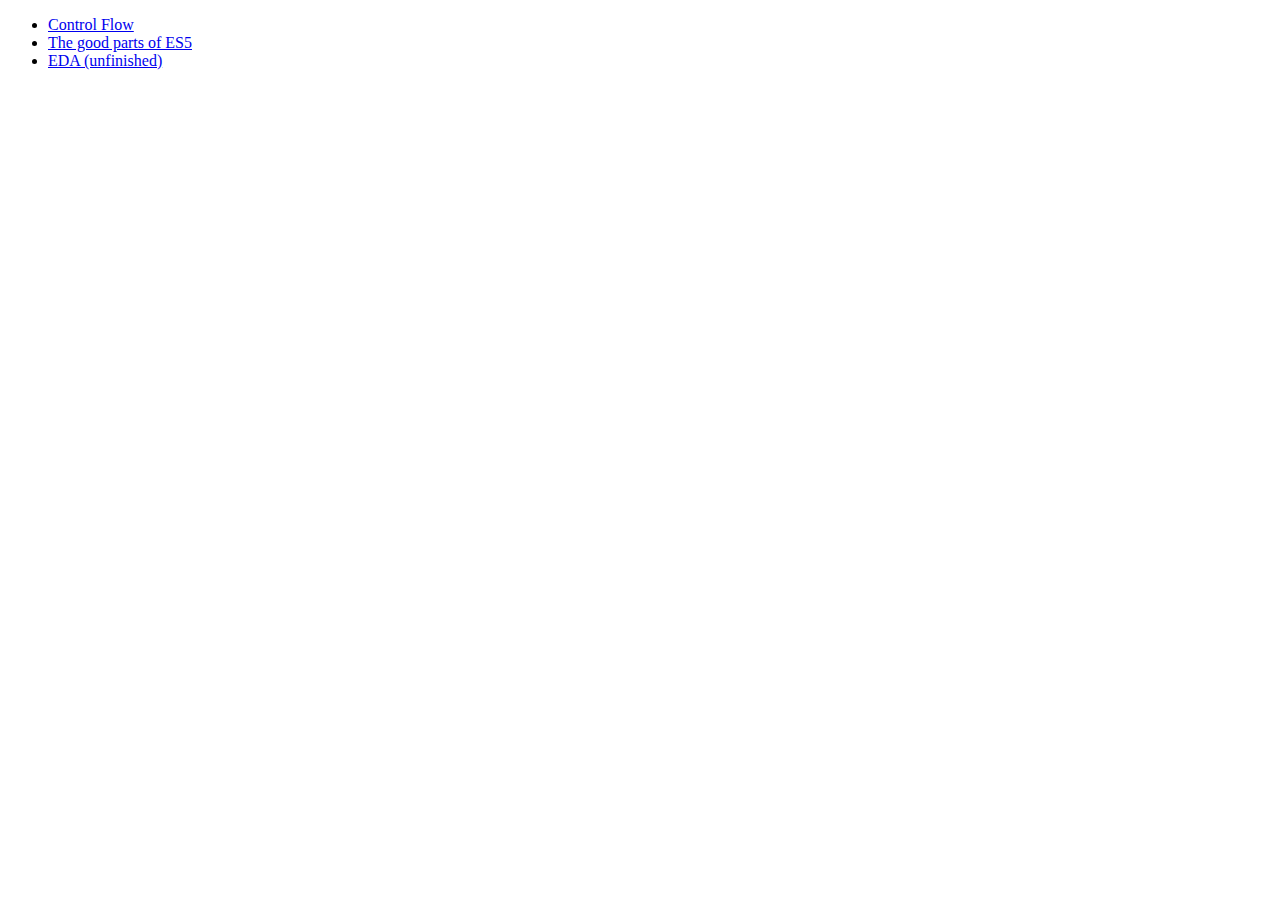
<file: index.html>
<!DOCTYPE html>
<html>
    <head>
        <title> Presentations </title>
    </head>
    <body>
        <ul>
            <li><a href="shower/controlflow.htm"> Control Flow </a></li>
            <li><a href="shower/ES5.htm"> The good parts of ES5 </a></li>
            <li><a href="shower/eda.htm"> EDA (unfinished)</a></li>
        </ul>
    </body>
</html>
</file>
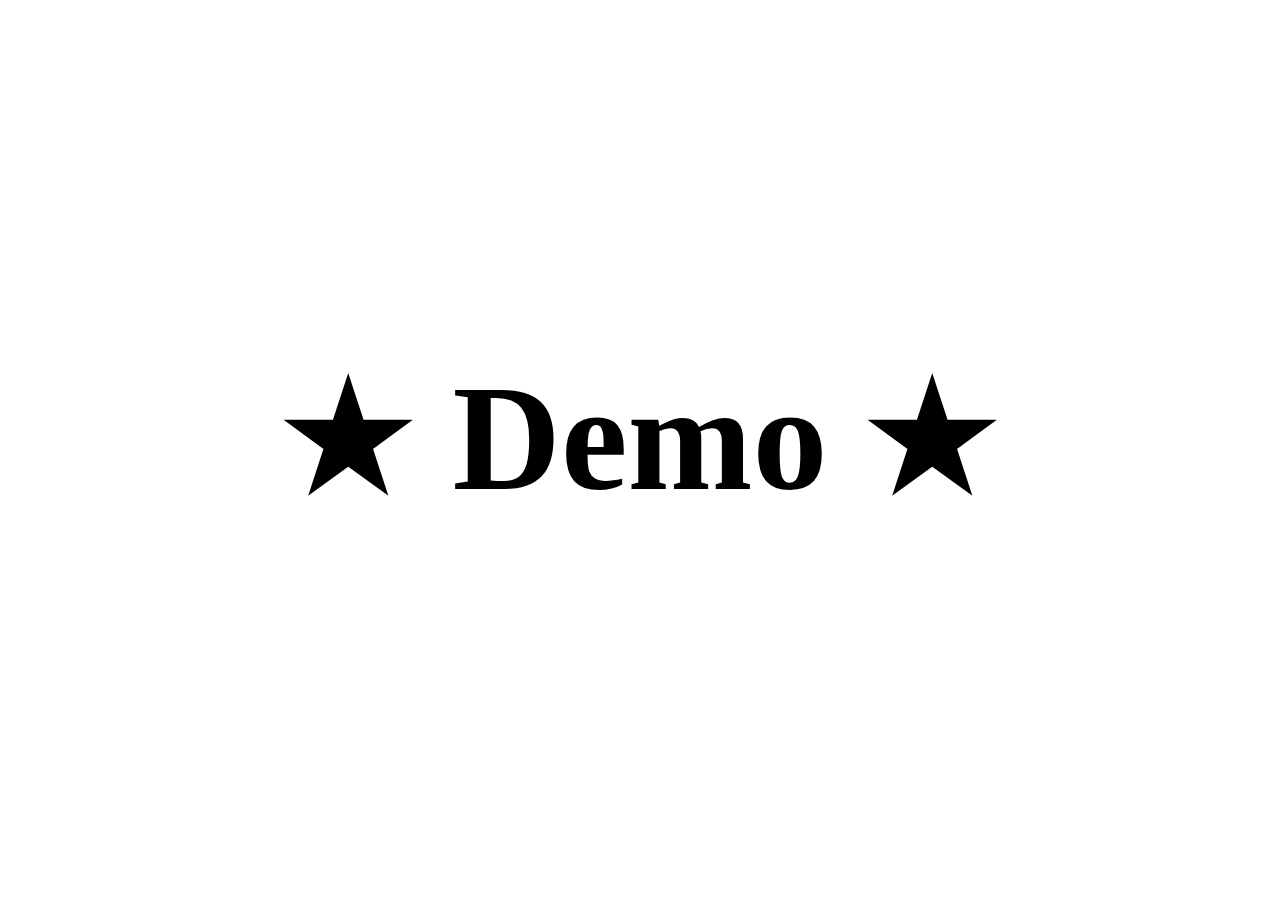
<file: shower/examples/index.htm>
<!DOCTYPE HTML>
<html lang="en-US">
<head>
	<title>Shower</title>
	<meta charset="UTF-8">
	<style>
		BODY {
			background:#FFF;
			}
		H1 {
			position:absolute;
			top:50%;
			left:0;
			margin-top:-100px;
			width:100%;
			color:#000;
			text-align:center;
			font:bold 150px Georgia, serif;
			}
	</style>
</head>
<body>
	<h1>★ Demo ★</h1>
</body>
</html>
</file>
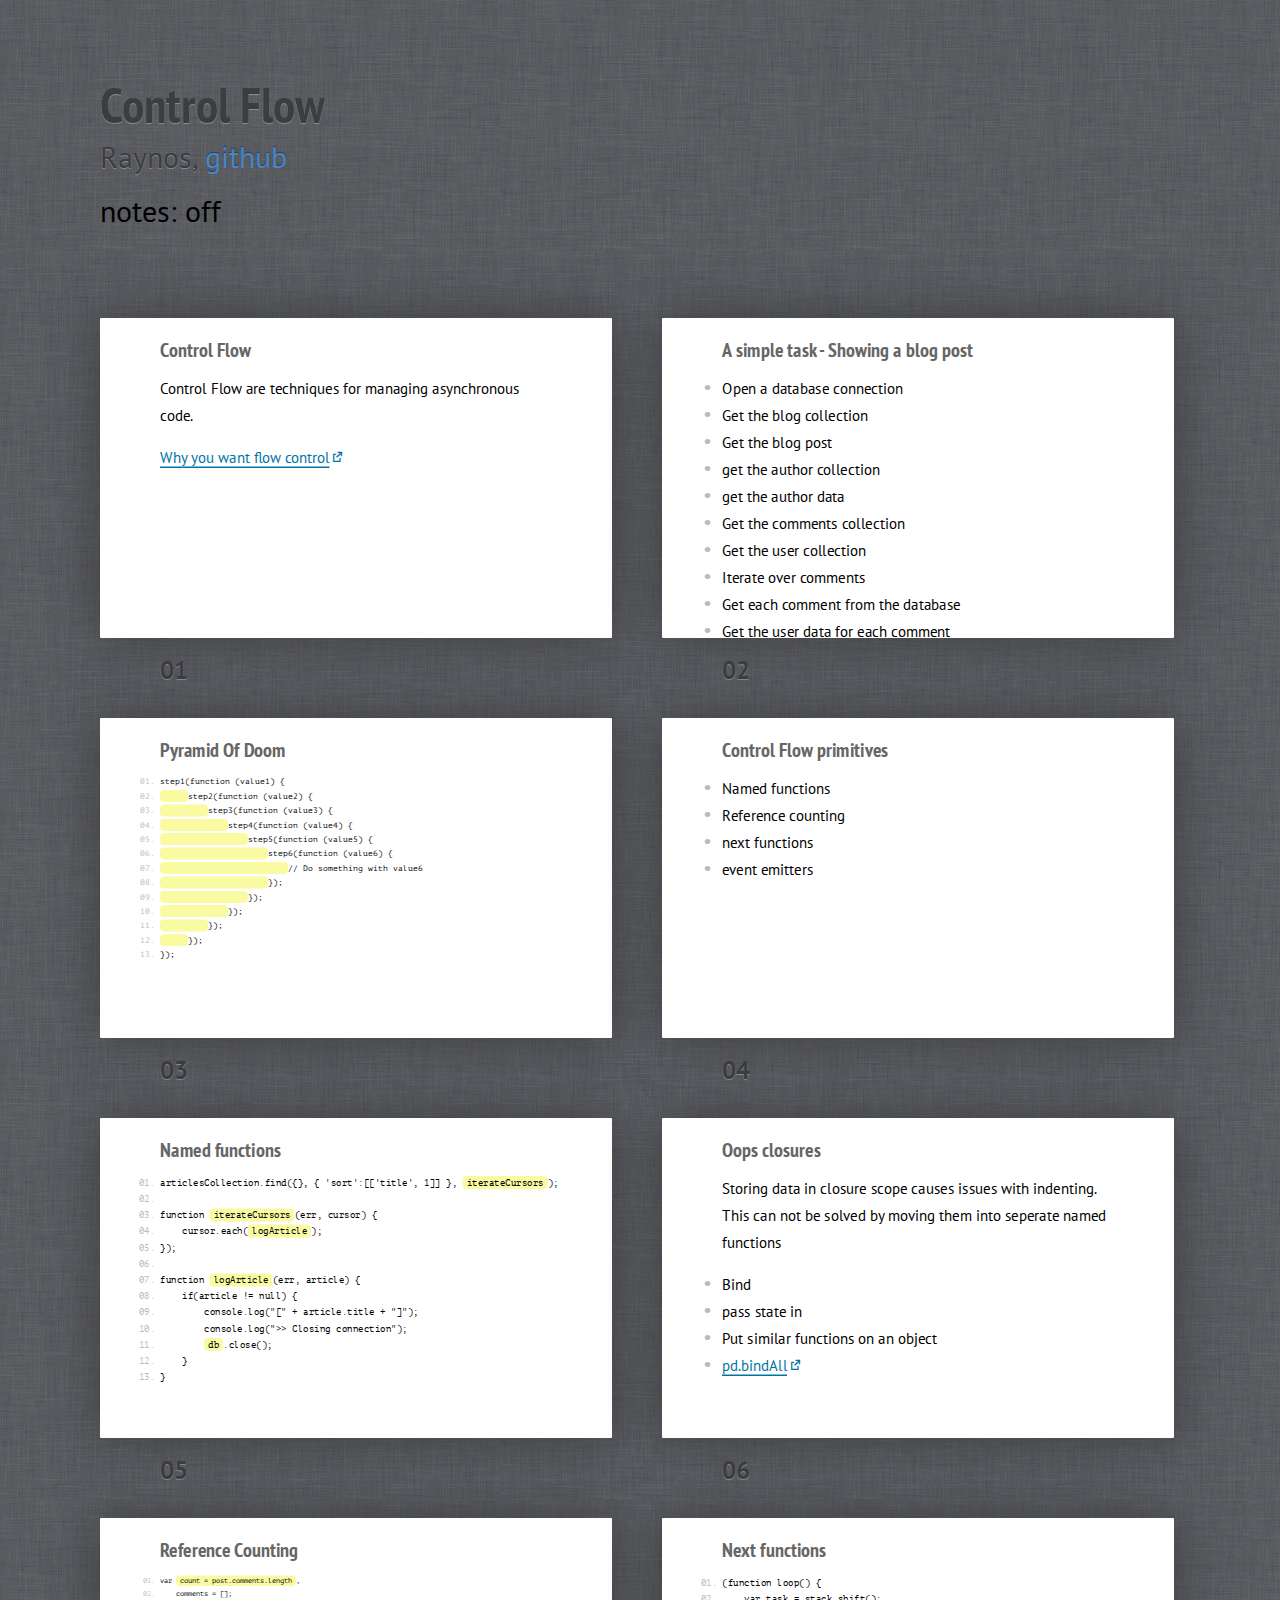
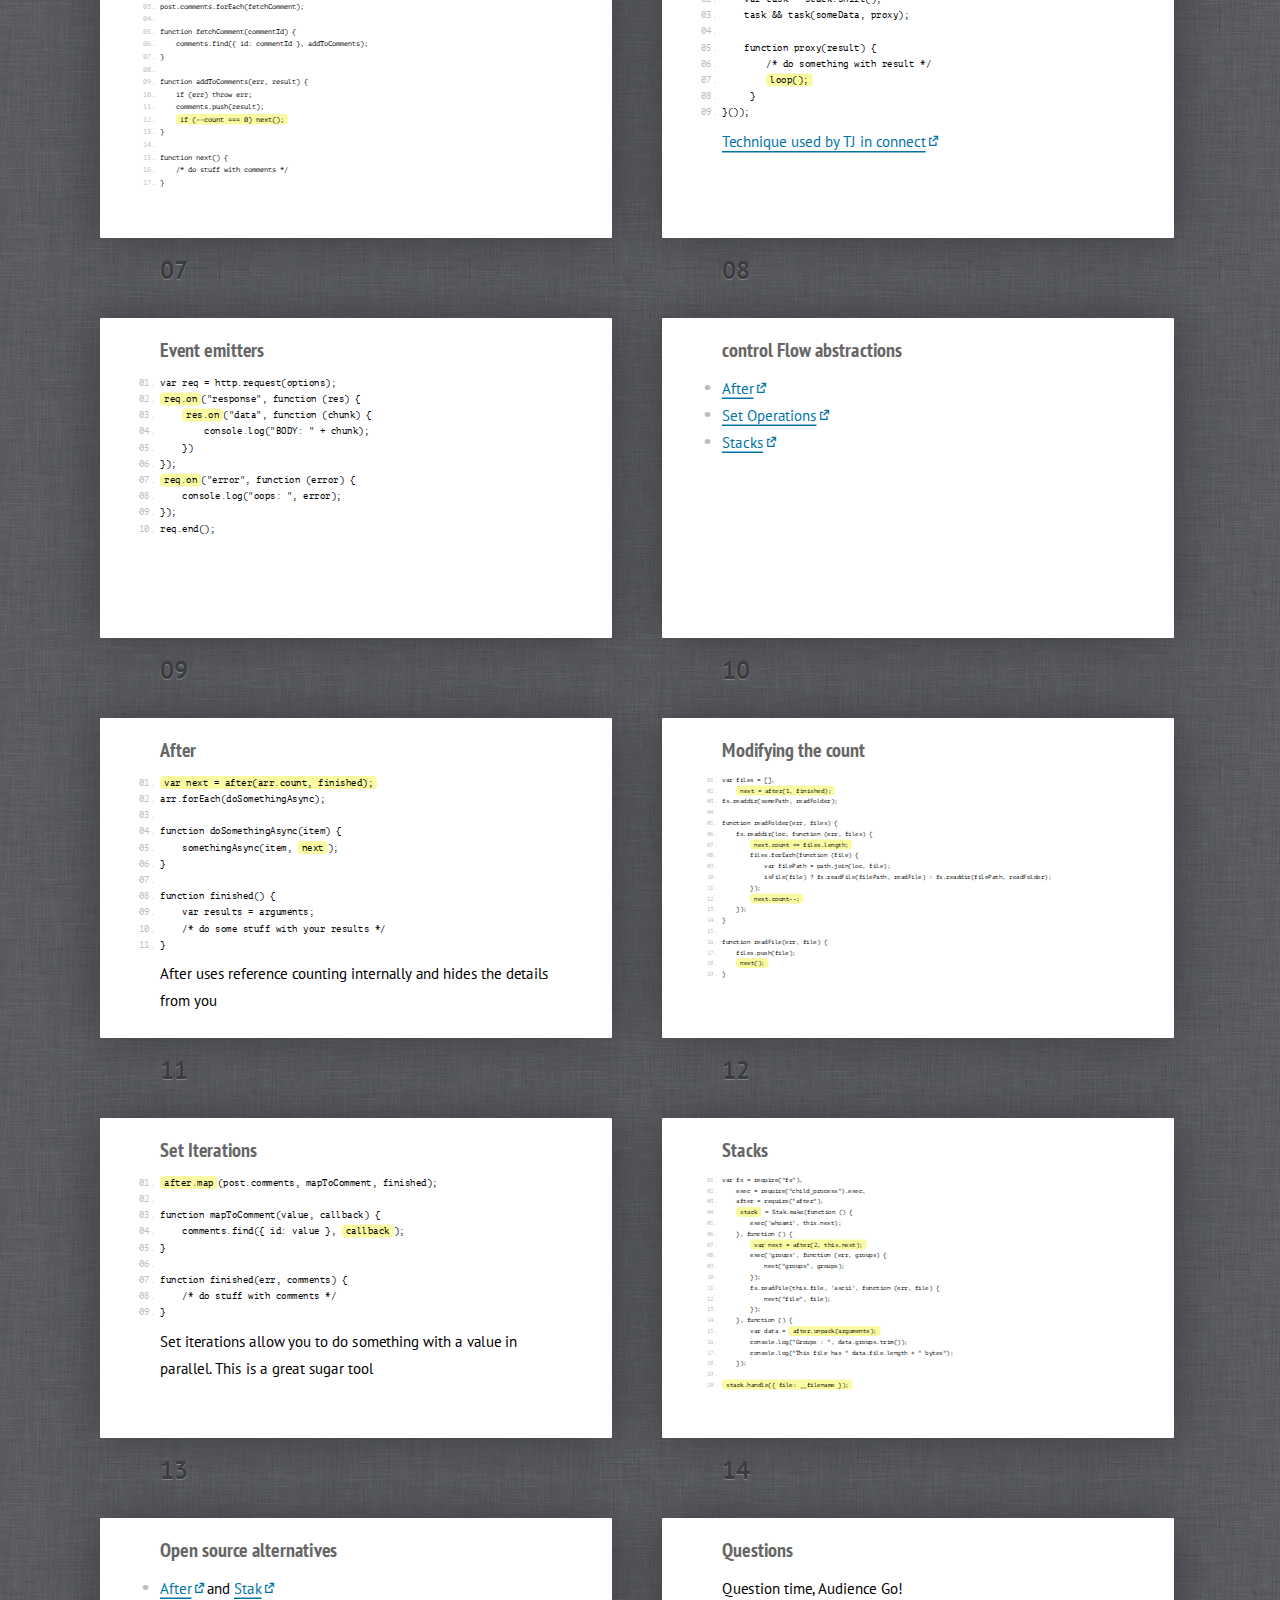
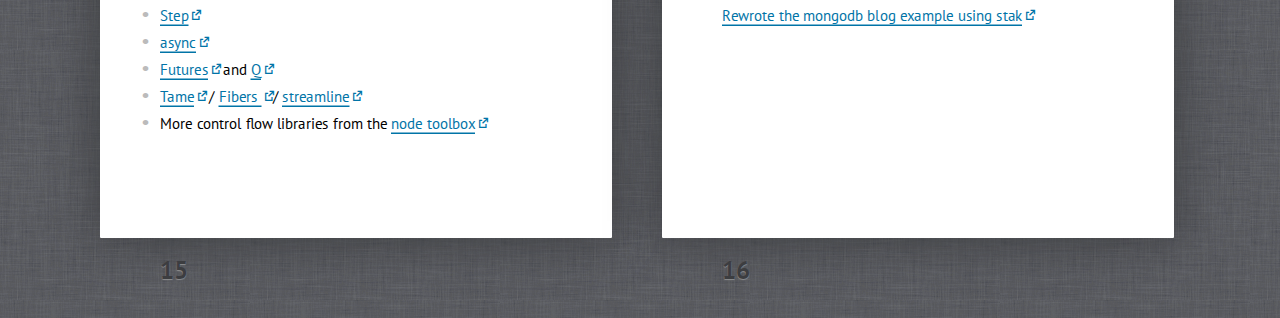
<file: shower/controlflow.htm>
<!DOCTYPE HTML>
<html lang="en-US">
<head>
	<title>Control Flow</title>
	<meta charset="UTF-8">
	<meta name="viewport" content="width=1274, user-scalable=no">
	<link rel="stylesheet" href="themes/ribbon/styles/style.css">
	<style>
		#Cover H2 {
			color:#FFF;
			text-align:center;
			font-size:70px;
			}
	</style>
</head>
<body class="list">
	<header class="caption">
		<h1>Control Flow</h1>
		<p>Raynos, <a href="https://github.com/Raynos/">github</a></p>
	</header>
	<div id="notes-button" class="notes-button">
		notes: off
	</div>
	<div class="slide" id="OpeningSlide"><div>
		<section>
			<header>
				<h2>Control Flow</h2>
			</header>
			<p> Control Flow are techniques for managing asynchronous code. </p>
			<p><a href="https://github.com/christkv/node-mongodb-native/blob/master/examples/blog.js#L67" target="_blank">Why you want flow control </a></p>
		</section>
		<section class="hidden">
			<p> Control flow is all about having techniques to handle how you write your code and how your code goes from a to b. Normally when people come to node.js one of the big complaints they have is "Dear god spaghetti callback hell". </p>

			<p> The way node.js handles continuations with callbacks makes it far too easy to nest. Every time you do anything asynchronous with an anonymous callback you will indent your code </p>
		</div>
	</div></div>
	<div class="slide" id="Example"><div>
		<section>
			<header>
				<h2>A simple task - Showing a blog post</h2>
			</header>
			<ul>
				<li>Open a database connection</li>
				<li>Get the blog collection</li>
				<li>Get the blog post</li>
				<li>get the author collection</li>
				<li>get the author data</li>
				<li>Get the comments collection</li>
				<li>Get the user collection</li>
				<li>Iterate over comments</li>
				<li>Get each comment from the database</li>
				<li>Get the user data for each comment</li>
			</ul>
		</section>
		<section class="hidden">
			<p> So we want to do a simple task. All you have to do is get a blog post out of the database. That shouldn't be hard right? </p>

			<p> Well each one of those tasks leads to having a new callback. And for each new callback your going to get another layer of indenting. Welcome to callback hell </p>
		</section>
	</div></div>
	<div class="slide" id="PyramidOfDoom"><div>
		<section>
			<header>
				<h2>Pyramid Of Doom</h2>
			</header>
			<pre class="s-16">
			<code>step1(function (value1) {</code>
			<code><mark>    </mark>step2(function (value2) {</code>
			<code><mark>        </mark>step3(function (value3) {</code>
			<code><mark>            </mark>step4(function (value4) {</code>
			<code><mark>                </mark>step5(function (value5) {</code>
			<code><mark>                    </mark>step6(function (value6) {</code>
			<code><mark>                        </mark>// Do something with value6</code>
			<code><mark>                    </mark>});</code>
			<code><mark>                </mark>});</code>
			<code><mark>            </mark>});</code>
			<code><mark>        </mark>});</code>
			<code><mark>    </mark>});</code>
			<code>});</code>
			</pre>
		</section>
		<section class="hidden s-18">
			<p> The code would literally look like this. Except we are going to have 10 levels of indenting because we did asynchronous tasks. And all that just to load a blog post on a page. </p>

			<p> We need to do some real flow control for even the trivial tasks. *Go back to first slide*. If we look at the example of a blog engine using mongodb. You can see 16 levels of indentation. I don't know what you think, but I think that's pretty crazy </p>

			<p> What's wrong with it? Well firstly I don't like reading horizontally. Secondly you have closures and inline functions everywhere. And every time you call the function your making a new function. This opens you up to memory leaks and it's just expensive. </p>

			<p> My personal style guide says you should in indent three times per function. That's one inner function, a loop and an if. Doing this helps readability and maintainability. </p>
		</section>
	</div></div>
	<div class="slide" id="Primitives"><div>
		<section>
			<header>
				<h2>Control Flow primitives</h2>
			</header>
			<ul>
				<li> Named functions </li>
				<li> Reference counting </li>
				<li> next functions </li>
				<li> event emitters </li>
			</ul>
		</section>
		<section class="hidden s-16">
			<p> There are multiple times of primitives for flow control. The idea of a primitive is that it's a simple tool that stops you from getting into callback hell. It's a code organization tool </p>

			<p> Named functions allow you to use function declarations and extract those inline anonymous functions into external functions. This flattens your callback hierachy and avoids the pyramid of doom </p>

			<p> Reference counting allows you to call a continuation callback after n asynchronous tasks have finished. This means you can run n asynchronous tasks in parallel and continue after they have all finished </p>

			<p> next functions is the concept of having a list of functions and having a single next function which calls the first function in the list and passes itself in. This allows you to run a function and that function can then say "Ok I'm done, call the next function in the list". It's a method for serial programming </p>

			<p> Event emitters give you a way of listening on something. Say you want to be notified when x happens, you can do that if x exposes an event emitter and an event you can listen on. This means that rather then saying "do y then tell me". You can say "if you ever do y, then tell me" </p>
		</section>
	</div></div>
	<div class="slide" id="NamedFunctions"><div>
		<section>
			<header>
				<h2>Named functions</h2>
			</header>
			<pre class="s-18">
			<code>articlesCollection.find({}, { 'sort':[['title', 1]] }, <mark>iterateCursors</mark>);</code>
			<code> </code>
			<code>function <mark>iterateCursors</mark>(err, cursor) {</code>
            <code>    cursor.each(<mark>logArticle</mark>);</code>
            <code>});</code>
            <code> </code>
            <code>function <mark>logArticle</mark>(err, article) {</code>
	        <code>    if(article != null) {</code>
	        <code>        console.log("[" + article.title + "]");</code>
	        <code>        console.log(">> Closing connection");</code>
	        <code>        <mark>db</mark>.close();</code>
	        <code>    }</code>
	        <code>}</code>
			</pre>
		</section>
		<section class="hidden">
			<p> Named functions basically envolves turning all your anonymous functions into function declarations. This means there is now only one of your function and you don't create a new one whenever you call the function </p>

			<p> it also means you can move the function into an outer scope thus reducing nesting </p>

			<p> So rather then indenting your functions directly we take the inline function out, give it a name and put it in a higher scope </p>

			<p> But, can anyone see the problem with this code? </p>
		</section>
	</div></div>
	<div class="slide" id="Closures"><div>
		<section>
			<header>
				<h2>Oops closures</h2>
			</header>
			<p> Storing data in closure scope causes issues with indenting. This can not be solved by moving them into seperate named functions </p>
			<ul>
				<li> Bind </li>
				<li> pass state in </li>
				<li> Put similar functions on an object </li>
				<li> <a href="https://github.com/Raynos/pd#pd.bindAll" target="_blank"> pd.bindAll </a> </li>
			</ul>
		</section>
		<section class="hidden s-14">
			<p> closures can cause you problems with your code. If you store state in your closure well then you can't just refactor your inline function into a function declaration becuase it needs that data </p>

			<p> This means every function that needs the data has to be created inside your outer function. This can quickly get out of control not to mention it makes memory leaks easier </p>

			<p> There are a few alternatives to having data stored in a closure. One of them is to use bind to curry data into a callback. However bind returns a new function so this has a performance penalty </p>

			<p> An obvouis solution is to just pass data to your function, but this means you can't pass your functions to someone elses API. You have to wrap that and call your own function with the extra data passed in. This is actually the same as binding because your creating a new function </p>

			<p> An alternative solution is to put all your similar functions on an object and bind all those functions to the object. Then just store the data on `this` and pass your callbacks around by `this.foo`. This works nicely because all callbacks always have access to the data through `this` and they are nicely organized on an object, plus you can pass the functions directly to external APIs </p>
		</section>
	</div></div>
	<div class="slide" id="ReferenceCounting"><div>
		<section>
			<header>
				<h2>Reference Counting</h2>
			</header>
			<pre class="s-14">
			<code>var <mark>count = post.comments.length</mark>,</code>
			<code>    comments = [];</code>
			<code>post.comments.forEach(fetchComment);</code>
			<code> </code>
			<code>function fetchComment(commentId) {</code>
			<code>    comments.find({ id: commentId }, addToComments);</code>
			<code>}</code>
			<code> </code>
			<code>function addToComments(err, result) {</code>
			<code>    if (err) throw err;</code>
			<code>    comments.push(result);</code>
			<code>    <mark>if (--count === 0) next();</mark></code>
			<code>}</code>
			<code> </code>
			<code>function next() {</code>
			<code>    /* do stuff with comments */</code>
			<code>}</code>
			</pre>
		</section>
	</div></div>
	<div class="slide" id="next-functions"><div>
		<section>
			<header>
				<h2>Next functions</h2>
			</header>
			<pre class="s-18">
			<code>(function loop() {</code>
			<code>    var task = stack.shift();</code>
			<code>    task && task(someData, proxy);</code>
			<code> </code>
			<code>    function proxy(result) {</code>
			<code>        /* do something with result */</code>
			<code>        <mark>loop();</mark></code>
			<code>     }</code>
			<code>}());</code>
			</pre>
			<a href="https://github.com/senchalabs/connect/blob/master/lib/proto.js#L106" target="_blank">Technique used by TJ in connect</a>
		</section>
	</div></div>
	<div class="slide" id="eventemitters"><div>
		<section>
			<header>
				<h2>Event emitters</h2>
			</header>
			<pre class="s-18">
			<code>var req = http.request(options);</code>
			<code><mark>req.on</mark>("response", function (res) {</code>
			<code>    <mark>res.on</mark>("data", function (chunk) {</code>
			<code>        console.log("BODY: " + chunk);</code>
			<code>    })</code>
			<code>});</code>
			<code><mark>req.on</mark>("error", function (error) {</code>
			<code>    console.log("oops: ", error);</code>
			<code>});</code>
			<code>req.end();</code>
			</pre>
		</section>
	</div></div>
	<div class="slide" id="Abstractions"><div>
		<section>
			<header>
				<h2>control Flow abstractions</h2>
			</header>
			<ul>
				<li><a href="https://github.com/Raynos/after.js" target="_blank"> After </a></li>
				<li><a href="https://github.com/Raynos/after.js#after.forEach" target="_blank"> Set Operations </a></li>
				<li><a href="https://github.com/Raynos/stak" target="_blank"> Stacks </a></li>
			</ul>
		</section>
	</div></div>
	<div class="slide" id="After"><div>
		<section>
			<header>
				<h2>After</h2>
			</header>
			<pre class="s-18">
				<code><mark>var next = after(arr.count, finished);</mark></code>
				<code>arr.forEach(doSomethingAsync);</code>
				<code> </code>
				<code>function doSomethingAsync(item) {</code>
				<code>    somethingAsync(item, <mark>next</mark>);</code>
				<code>}</code>
				<code> </code>
				<code>function finished() {</code>
				<code>    var results = arguments;</code>
				<code>    /* do some stuff with your results */</code>
				<code>}</code>
			</pre>
			<p> After uses reference counting internally and hides the details from you </p>
		</section>
	</div></div>
	<div class="slide" id="After-count"><div>
		<section>
			<header>
				<h2>Modifying the count</h2>
			</header>
			<pre class="s-12">
			    <code>var files = [],</code>
			    <code>    <mark>next = after(1, finished);</mark></code>
			    <code>fs.readdir(somePath, readFolder);</code>
			    <code> </code>
				<code>function readFolder(err, files) {</code>
				<code>    fs.readdir(loc, function (err, files) {</code>
				<code>        <mark>next.count += files.length;</mark></code>
				<code>        files.forEach(function (file) {</code>
				<code>            var filePath = path.join(loc, file);</code>
				<code>            isFile(file) ? fs.readFile(filePath, readFile) : fs.readdir(filePath, readFolder);</code>
				<code>        });</code>
				<code>        <mark>next.count--;</mark></code>
				<code>    });</code>
				<code>}</code>
				<code> </code>
				<code>function readFile(err, file) {</code>
				<code>    files.push(file);</code>
				<code>    <mark>next();</mark></code>
				<code>}</code>
			</pre>
		</section>
	</div></div>
	<div class="slide" id="Set iterations"><div>
		<section>
			<header>
				<h2>Set Iterations</h2>
			</header>
			<pre class="s-18">
				<code><mark>after.map</mark>(post.comments, mapToComment, finished);</code>
				<code> </code>
				<code>function mapToComment(value, callback) {</code>
				<code>    comments.find({ id: value }, <mark>callback</mark>);</code>
				<code>}</code>
				<code> </code>
				<code>function finished(err, comments) {</code>
				<code>    /* do stuff with comments */</code>
				<code>}</code>
			</pre>
			<p> Set iterations allow you to do something with a value in parallel.
			This is a great sugar tool
			</p>
		</section>
	</div></div>
	<div class="slide" id="Stacks"><div>
		<section>
			<header>
				<h2>Stacks</h2>
			</header>
			<pre class="s-12">
				<code>var fs = require("fs"),</code>
				<code>    exec = require("child_process").exec,</code>
				<code>    after = require("after"),</code>
				<code>    <mark>stack</mark> = Stak.make(function () {</code>
				<code>        exec('whoami', this.next);</code>
				<code>    }, function () {</code>
				<code>        <mark>var next = after(2, this.next);</mark></code>
				<code>        exec('groups', function (err, groups) {</code>
				<code>            next("groups", groups);</code>
				<code>        });</code>
				<code>        fs.readFile(this.file, 'ascii', function (err, file) {</code>
				<code>            next("file", file);</code>
				<code>        });</code>
				<code>    }, function () {</code>
				<code>        var data = <mark>after.unpack(arguments);</mark></code>
				<code>        console.log("Groups : ", data.groups.trim());</code>
				<code>        console.log("This file has " data.file.length + " bytes");</code>
				<code>    });</code>
				<code> </code>
				<code><mark>stack.handle({ file: __filename });</mark></code>
			</pre>
		</section>
	</div></div>
	<div class="slide" id="Alternatives"><div>
		<section>
			<header>
				<h2>Open source alternatives</h2>
			</header>
			<ul>
				<li><a href="https://github.com/Raynos/after.js" target="_blank">After</a> and <a href="https://github.com/Raynos/stak" target="_blank">Stak</a></li>
				<li><a href="https://github.com/creationix/step" target="_blank">Step</a></li>
				<li><a href="https://github.com/caolan/async" target="_blank">async</a></li>
				<li><a href="https://github.com/coolaj86/futures" target="_blank">Futures</a> and <a href="https://github.com/kriskowal/q" target="_blank"> Q </a></li>
				<li> <a href="https://github.com/maxtaco/tamejs" target="_blank">Tame</a> / <a href="https://github.com/laverdet/node-fibers" target="_blank" > Fibers </a> / <a href="https://github.com/Sage/streamlinejs" target="_blank"> streamline </a></li>
				<li> More control flow libraries from the <a href="http://toolbox.no.de/categories/Control%20Flow" target="_blank">
				node toolbox </a></li>
			</ul>
		</section>
	</div></div>
	<div class="slide" id="Questions"><div>
		<section>
			<header>
				<h2>Questions</h2>
			</header>
			<h3> Question time, Audience Go! </h3>
			<a href="https://github.com/Raynos/presentation/blob/master/shower/x.js" target="_blank"> Rewrote the mongodb blog example using stak </a>
		</section>
	</div></div>
	<!--
	<div class="slide" id="InnerNavigation"><div>
		<section>
			<header>
				<h2>Inner Navigation</h2>
			</header>
			<ol class="inner">
				<li class="active">This tool is provided</li>
				<li>Without warranty, guarantee</li>
				<li>Or much in the way of explanation
				<li>Erase your hard drive.</li>
			</ol>
		</section>
	</div></div>
	<div class="slide" id="ThankYou"><div>
		<section>
			<header>
				<h2>Shower Presentation Template</h2>
			</header>
			<p>Vadim Makeev, Opera Software</p>
			<ul>
				<li><a href="http://pepelsbey.net">pepelsbey.net</a></li>
				<li><a href="http://twitter.com/pepelsbey">twitter.com/pepelsbey</a></li>
				<li><a href="mailto:pepelsbey@gmail.com">pepelsbey@gmail.com</a></li>
			</ul>
			<p>Shower: <a href="http://github.com/pepelsbey/shower">github.com/pepelsbey/shower</a></p>
		</section>
	</div></div>
	-->
	<!--
		To hide progress bar from entire presentation
		just remove “progress” element.
		-->
	<div class="progress"><div></div></div>
	<script src="scripts/script.js"></script>
	<!-- Copyright © 2010–2011 Vadim Makeev, http://pepelsbey.net/ -->
</body>
</html>
</file>
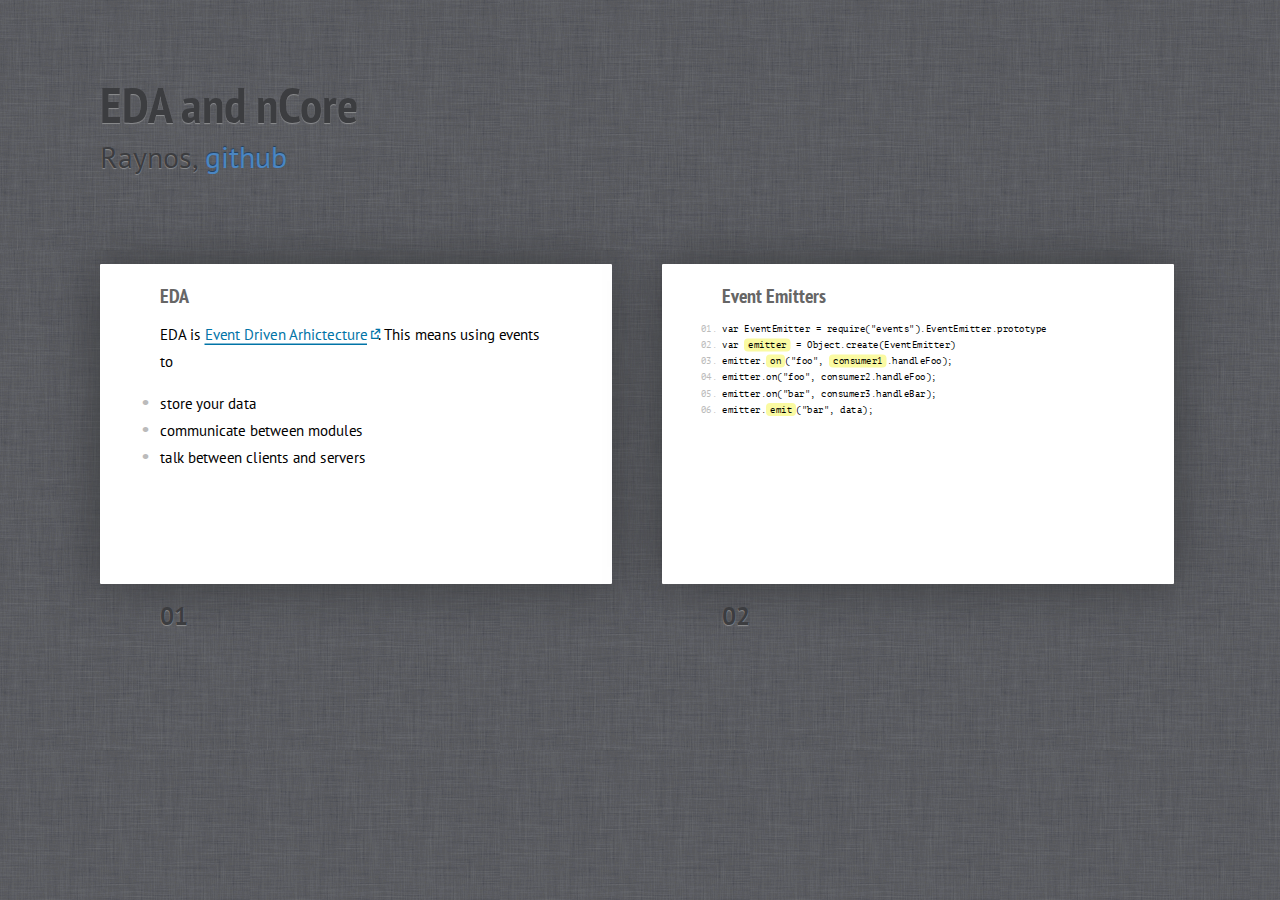
<file: shower/eda.htm>
<!DOCTYPE HTML>
<html lang="en-US">
<head>
    <title>EDA</title>
    <meta charset="UTF-8">
    <meta name="viewport" content="width=1274, user-scalable=no">
    <link rel="stylesheet" href="themes/ribbon/styles/style.css">
    <style>
        #Cover H2 {
            color:#FFF;
            text-align:center;
            font-size:70px;
            }
    </style>
</head>
<body class="list">
    <header class="caption">
        <h1>EDA and nCore</h1>
        <p>Raynos, <a href="https://github.com/Raynos/">github</a></p>
    </header>
    
    <div class="slide" id="OpeningSlide"><div>
        <section>
            <header>
                <h2>EDA</h2>
            </header>
            <p> EDA is <a href="http://en.wikipedia.org/wiki/Event-driven_architecture" target="_blank">Event Driven Arhictecture</a>. This means using events to
            <ul>
                <li>store your data</li>
                <li>communicate between modules</li>
                <li>talk between clients and servers</li>
            </ul>
        </section>
    </div></div>
    <div class="slide" id="EventEmitters"><div>
        <section>
            <header>
                <h2>Event Emitters</h2>
            </header>
            <pre class="s-18">
            <code>var EventEmitter = require("events").EventEmitter.prototype</code>
            <code>var <mark>emitter</mark> = Object.create(EventEmitter)</code>
            <code>emitter.<mark>on</mark>("foo", <mark>consumer1</mark>.handleFoo);</code>
            <code>emitter.on("foo", consumer2.handleFoo);</code>
            <code>emitter.on("bar", consumer3.handleBar);</code>
            <code>emitter.<mark>emit</mark>("bar", data);</code>
            </pre>
        </section>
    </div></div>
    <!--
    <div class="slide" id="Primitives"><div>
        <section>
            <header>
                <h2>Flow Control primitives</h2>
            </header>
            <ul>
                <li> Named functions </li>
                <li> Reference counting </li>
                <li> next functions </li>
            </ul>
        </section>
    </div></div>
    <div class="slide" id="NamedFunctions"><div>
        <section>
            <header>
                <h2>Named functions</h2>
            </header>
            <pre class="s-18">
            <code>articlesCollection.find({}, { 'sort':[['title', 1]] }, <mark>iterateCursors</mark>);</code>
            <code> </code>
            <code>function <mark>iterateCursors</mark>(err, cursor) {</code>
            <code>    cursor.each(<mark>logArticle</mark>);</code>
            <code>});</code>
            <code> </code>
            <code>function <mark>logArticle</mark>(err, article) {</code>
            <code>    if(article != null) {</code>
            <code>        console.log("[" + article.title + "]");</code>
            <code>        console.log(">> Closing connection");</code>
            <code>        db.close();</code>
            <code>    }</code>
            <code>}</code>
            </pre>
        </section>
    </div></div>
    <div class="slide" id="ReferenceCounting"><div>
        <section>
            <header>
                <h2>Reference Counting</h2>
            </header>
            <pre class="s-14">
            <code>var <mark>count = post.comments.length</mark>,</code>
            <code>    comments = [];</code>
            <code>post.comments.forEach(fetchComment);</code>
            <code> </code>
            <code>function fetchComment(commentId) {</code>
            <code>    comments.find({ id: commentId }, addToComments);</code>
            <code>}</code>
            <code> </code>
            <code>function addToComments(err, result) {</code>
            <code>    if (err) throw err;</code>
            <code>    comments.push(result);</code>
            <code>    <mark>if (--count === 0) next();</mark></code>
            <code>}</code>
            <code> </code>
            <code>function next() {</code>
            <code>    /* do stuff with comments */</code>
            <code>}</code>
            </pre>
        </section>
    </div></div>
    <div class="slide" id="next-functions"><div>
        <section>
            <header>
                <h2>Next functions</h2>
            </header>
            <pre class="s-18">
            <code>(function loop() {</code>
            <code>    var task = stack.shift();</code>
            <code>    task && task(someData, proxy);</code>
            <code> </code>
            <code>    function proxy(result) {</code>
            <code>        /* do something with result */</code>
            <code>        <mark>loop();</mark></code>
            <code>     }</code>
            <code>}());</code>
            </pre>
            <a href="https://github.com/senchalabs/connect/blob/master/lib/proto.js#L106" target="_blank">Technique used by TJ in connect</a>
        </section>
    </div></div>
    <div class="slide" id="Abstractions"><div>
        <section>
            <header>
                <h2>Flow control abstractions</h2>
            </header>
            <ul>
                <li><a href="https://github.com/Raynos/after.js" target="_blank"> After </a></li>
                <li><a href="https://github.com/Raynos/after.js#after.forEach" target="_blank"> Set Operations </a></li>
                <li><a href="https://github.com/Raynos/stak" target="_blank"> Stacks </a></li>
            </ul>
        </section>
    </div></div>
    <div class="slide" id="After"><div>
        <section>
            <header>
                <h2>After</h2>
            </header>
            <pre class="s-18">
                <code><mark>var next = after(arr.count, finished);</mark></code>
                <code>arr.forEach(doSomethingAsync);</code>
                <code> </code>
                <code>function doSomethingAsync(item) {</code>
                <code>    somethingAsync(item, <mark>next</mark>);</code>
                <code>}</code>
                <code> </code>
                <code>function finished() {</code>
                <code>    var results = arguments;</code>
                <code>    /* do some stuff with your results */</code>
                <code>}</code>
            </pre>
            <p> After uses reference counting internally and hides the details from you </p>
        </section>
    </div></div>
    <div class="slide" id="After-count"><div>
        <section>
            <header>
                <h2>Modifying the count</h2>
            </header>
            <pre class="s-12">
                <code>var files = [],</code>
                <code>    <mark>next = after(1, finished);</mark></code>
                <code>fs.readdir(somePath, readFolder);</code>
                <code> </code>
                <code>function readFolder(err, files) {</code>
                <code>    fs.readdir(loc, function (err, files) {</code>
                <code>        <mark>next.count += files.length;</mark></code>
                <code>        files.forEach(function (file) {</code>
                <code>            var filePath = path.join(loc, file);</code>
                <code>            isFile(file) ? fs.readFile(filePath, readFile) : fs.readdir(filePath, readFolder);</code>
                <code>        });</code>
                <code>        <mark>next.count--;</mark></code>
                <code>    });</code>
                <code>}</code>
                <code> </code>
                <code>function readFile(err, file) {</code>
                <code>    files.push(file);</code>
                <code>    <mark>next();</mark></code>
                <code>}</code>
            </pre>
        </section>
    </div></div>
    <div class="slide" id="Set iterations"><div>
        <section>
            <header>
                <h2>Set Iterations</h2>
            </header>
            <pre class="s-18">
                <code><mark>after.map</mark>(post.comments, mapToComment, finished);</code>
                <code> </code>
                <code>function mapToComment(value, callback) {</code>
                <code>    comments.find({ id: value }, <mark>callback</mark>);</code>
                <code>}</code>
                <code> </code>
                <code>function finished(err, comments) {</code>
                <code>    /* do stuff with comments */</code>
                <code>}</code>
            </pre>
            <p> Set iterations allow you to do something with a value in parallel.
            This is a great sugar tool
            </p>
        </section>
    </div></div>
    <div class="slide" id="Stacks"><div>
        <section>
            <header>
                <h2>Stacks</h2>
            </header>
            <pre class="s-12">
                <code>var fs = require("fs"),</code>
                <code>    exec = require("child_process").exec,</code>
                <code>    after = require("after"),</code>
                <code>    <mark>stack</mark> = Stak.make(function () {</code>
                <code>        exec('whoami', this.next);</code>
                <code>    }, function () {</code>
                <code>        <mark>var next = after(2, this.next);</mark></code>
                <code>        exec('groups', function (err, groups) {</code>
                <code>            next("groups", groups);</code>
                <code>        });</code>
                <code>        fs.readFile(this.file, 'ascii', function (err, file) {</code>
                <code>            next("file", file);</code>
                <code>        });</code>
                <code>    }, function () {</code>
                <code>        var data = <mark>after.unpack(arguments);</mark></code>
                <code>        console.log("Groups : ", data.groups.trim());</code>
                <code>        console.log("This file has " data.file.length + " bytes");</code>
                <code>    });</code>
                <code> </code>
                <code><mark>stack.handle({ file: __filename });</mark></code>
            </pre>
        </section>
    </div></div>
    <div class="slide" id="Alternatives"><div>
        <section>
            <header>
                <h2>Open source alternatives</h2>
            </header>
            <ul>
                <li><a href="https://github.com/creationix/step" target="_blank">Step</a></li>
                <li><a href="https://github.com/caolan/async" target="_blank">async</a></li>
                <li><a href="https://github.com/coolaj86/futures" target="_blank">Futures</a></li>
            </ul>
        </section>
    </div></div>
    <div class="slide" id="BlockQuote"><div>
        <section>
            <header>
                <h2>Block Quote</h2>
            </header>
            <blockquote cite="Anonymous">
                <p>This tool is provided without warranty, guarantee, or much in the way of explanation. Note that use of this tool may or may not crash your browser, lock up your machine, erase your hard drive.</p>
            </blockquote>
        </section>
    </div></div>
    <div class="slide" id="InnerNavigation"><div>
        <section>
            <header>
                <h2>Inner Navigation</h2>
            </header>
            <ol class="inner">
                <li class="active">This tool is provided</li>
                <li>Without warranty, guarantee</li>
                <li>Or much in the way of explanation
                <li>Erase your hard drive.</li>
            </ol>
        </section>
    </div></div>
    <div class="slide" id="ThankYou"><div>
        <section>
            <header>
                <h2>Shower Presentation Template</h2>
            </header>
            <p>Vadim Makeev, Opera Software</p>
            <ul>
                <li><a href="http://pepelsbey.net">pepelsbey.net</a></li>
                <li><a href="http://twitter.com/pepelsbey">twitter.com/pepelsbey</a></li>
                <li><a href="mailto:pepelsbey@gmail.com">pepelsbey@gmail.com</a></li>
            </ul>
            <p>Shower: <a href="http://github.com/pepelsbey/shower">github.com/pepelsbey/shower</a></p>
        </section>
    </div></div>
    -->
    <!--
        To hide progress bar from entire presentation
        just remove “progress” element.
        -->
    <div class="progress"><div></div></div>
    <script src="scripts/script.js"></script>
    <!-- Copyright © 2010–2011 Vadim Makeev, http://pepelsbey.net/ -->
</body>
</html>
</file>
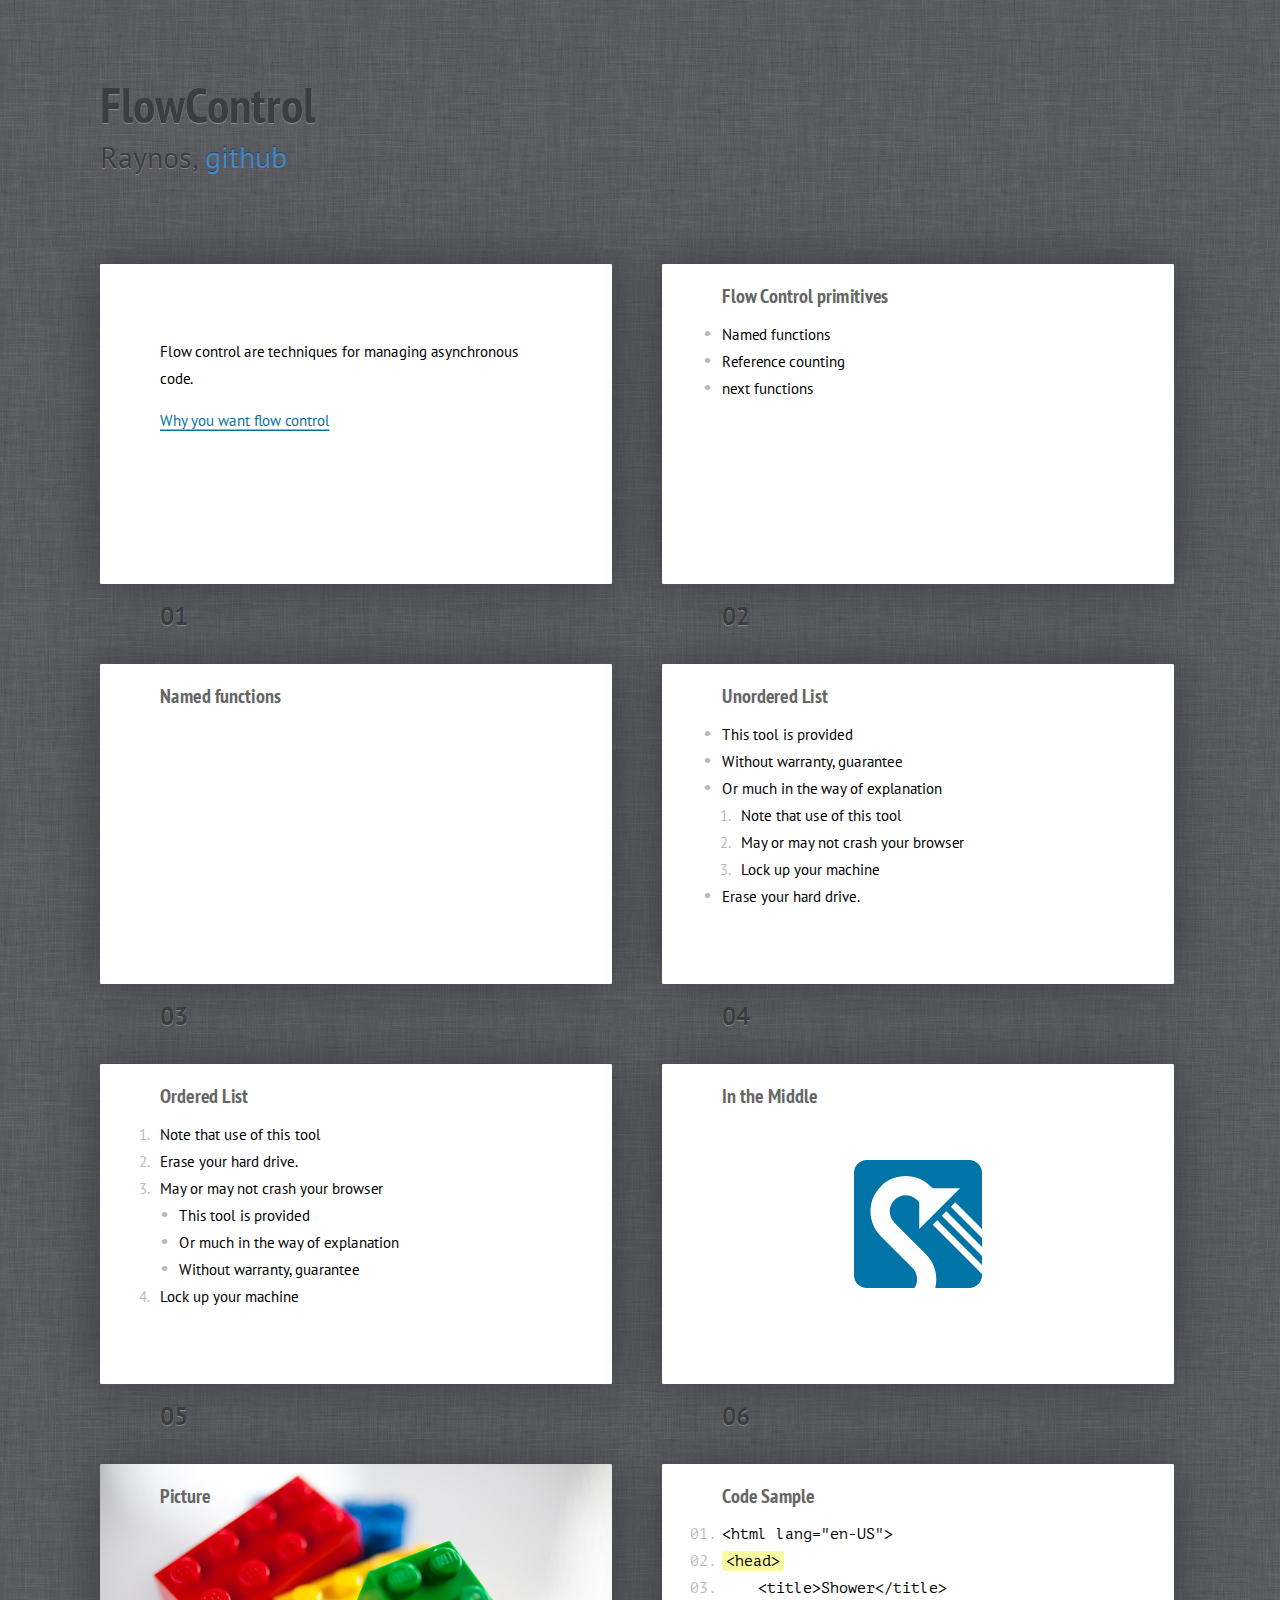
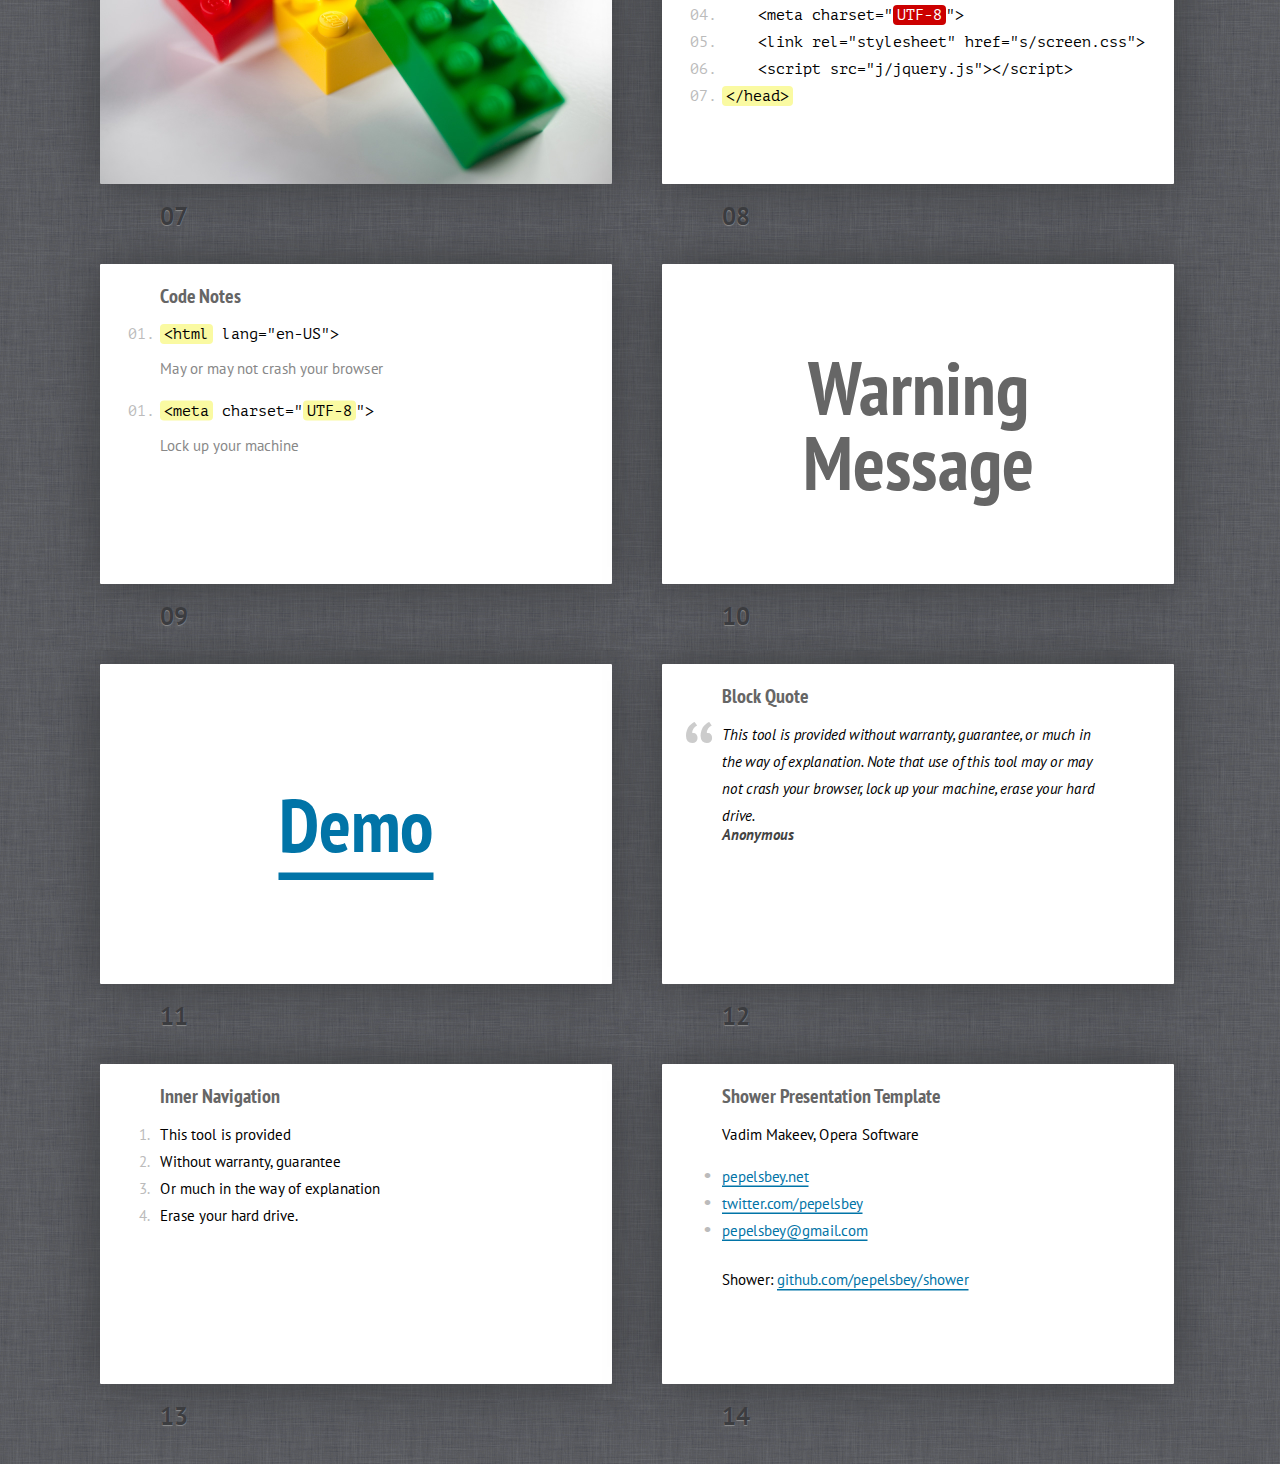
<file: shower/en.htm>
<!DOCTYPE HTML>
<html lang="en-US">
<head>
	<title>Flow control</title>
	<meta charset="UTF-8">
	<meta name="viewport" content="width=1274, user-scalable=no">
	<link rel="stylesheet" href="themes/ribbon/styles/style.css">
	<style>
		#Cover H2 {
			color:#FFF;
			text-align:center;
			font-size:70px;
			}
	</style>
</head>
<body class="list">
	<header class="caption">
		<h1>FlowControl</h1>
		<p>Raynos, <a href="https://github.com/Raynos/">github</a></p>
	</header>
	<div class="slide" id="Cover"><div>
		<section>
			<header>
				<h2>Flow Control</h2>
			</header>
			<p> Flow control are techniques for managing asynchronous code. </p>
			<p><a href="https://github.com/christkv/node-mongodb-native/blob/master/examples/blog.js#L92" target"_blank">Why you want flow control </a></p>
		</section>
	</div></div>
	<div class="slide" id="Header"><div>
		<section>
			<header>
				<h2>Flow Control primitives</h2>
			</header>
			<ul>
				<li> Named functions </li>
				<li> Reference counting </li>
				<li> next functions </li>
			</ul>
		</section>
	</div></div>
	<div class="slide" id="TwoLinesHeader"><div>
		<section>
			<header>
				<h2>Named functions</h2>
			</header>
			 
		</section>
	</div></div>
	<div class="slide" id="UnorderedList"><div>
		<section>
			<header>
				<h2>Unordered List</h2>
			</header>
			<ul>
				<li>This tool is provided</li>
				<li>Without warranty, guarantee</li>
				<li>Or much in the way of explanation
					<ol>
						<li>Note that use of this tool</li>
						<li>May or may not crash your browser</li>
						<li>Lock up your machine</li>
					</ol>
				</li>
				<li>Erase your hard drive.</li>
			</ul>
		</section>
	</div></div>
	<div class="slide" id="OrderedList"><div>
		<section>
			<header>
				<h2>Ordered List</h2>
			</header>
			<ol>
				<li>Note that use of this tool</li>
				<li>Erase your hard drive.</li>
				<li>May or may not crash your browser
					<ul>
						<li>This tool is provided</li>
						<li>Or much in the way of explanation</li>
						<li>Without warranty, guarantee</li>
					</ul>
				</li>
				<li>Lock up your machine</li>
			</ol>
		</section>
	</div></div>
	<div class="slide" id="InTheMiddle"><div>
		<section>
			<header>
				<h2>In the Middle</h2>
			</header>
			<object data="pictures/shower.svg" type="image/svg+xml" width="256" height="256" class="middle"></object>
		</section>
	</div></div>
	<div class="slide bg" id="Picture"><div>
		<section>
			<header>
				<h2>Picture</h2>
			</header>
			<img src="pictures/picture.jpg" alt="">
			<!-- © Patrick H. Lauke, http://www.flickr.com/photos/redux/ -->
		</section>
	</div></div>
	<div class="slide" id="CodeSample"><div>
		<section>
			<header>
				<h2>Code Sample</h2>
			</header>
			<pre>
				<code>&lt;html lang="en-US"&gt;</code>
				<code><mark>&lt;head&gt;</mark></code>
				<code>    &lt;title&gt;Shower&lt;/title&gt;</code>
				<code>    &lt;meta charset="<mark class="important">UTF-8</mark>"&gt;</code>
				<code>    &lt;link rel="stylesheet" href="s/screen.css"&gt;</code>
				<code>    &lt;script src="j/jquery.js"&gt;&lt;/script&gt;</code>
				<code><mark>&lt;/head&gt;</mark></code>
			</pre>
		</section>
	</div></div>
	<div class="slide" id="CodeNotes"><div>
		<section>
			<header>
				<h2>Code Notes</h2>
			</header>
			<pre>
				<code><mark>&lt;html</mark> lang="en-US"&gt;</code>
			</pre>
			<p class="note">May or may not crash your browser</p>
			<pre>
				<code><mark>&lt;meta</mark> charset="<mark>UTF-8</mark>"&gt;</code>
			</pre>
			<p class="note">Lock up your machine</p>
		</section>
	</div></div>
	<div class="slide shout" id="Shout"><div>
		<section>
			<header>
				<h2>Warning<br>Message</h2>
			</header>
		</section>
	</div></div>
	<div class="slide shout" id="Demo"><div>
		<section>
			<header>
				<h2><a href="examples/index.htm" target="_blank">Demo</a></h2>
			</header>
		</section>
	</div></div>
	<div class="slide" id="BlockQuote"><div>
		<section>
			<header>
				<h2>Block Quote</h2>
			</header>
			<blockquote cite="Anonymous">
				<p>This tool is provided without warranty, guarantee, or much in the way of explanation. Note that use of this tool may or may not crash your browser, lock up your machine, erase your hard drive.</p>
			</blockquote>
		</section>
	</div></div>
	<div class="slide" id="InnerNavigation"><div>
		<section>
			<header>
				<h2>Inner Navigation</h2>
			</header>
			<ol class="inner">
				<li class="active">This tool is provided</li>
				<li>Without warranty, guarantee</li>
				<li>Or much in the way of explanation
				<li>Erase your hard drive.</li>
			</ol>
		</section>
	</div></div>
	<div class="slide" id="ThankYou"><div>
		<section>
			<header>
				<h2>Shower Presentation Template</h2>
			</header>
			<p>Vadim Makeev, Opera Software</p>
			<ul>
				<li><a href="http://pepelsbey.net">pepelsbey.net</a></li>
				<li><a href="http://twitter.com/pepelsbey">twitter.com/pepelsbey</a></li>
				<li><a href="mailto:pepelsbey@gmail.com">pepelsbey@gmail.com</a></li>
			</ul>
			<p>Shower: <a href="http://github.com/pepelsbey/shower">github.com/pepelsbey/shower</a></p>
		</section>
	</div></div>
	<!--
		To hide progress bar from entire presentation
		just remove “progress” element.
		-->
	<div class="progress"><div></div></div>
	<script src="scripts/script.js"></script>
	<!-- Copyright © 2010–2011 Vadim Makeev, http://pepelsbey.net/ -->
</body>
</html>
</file>
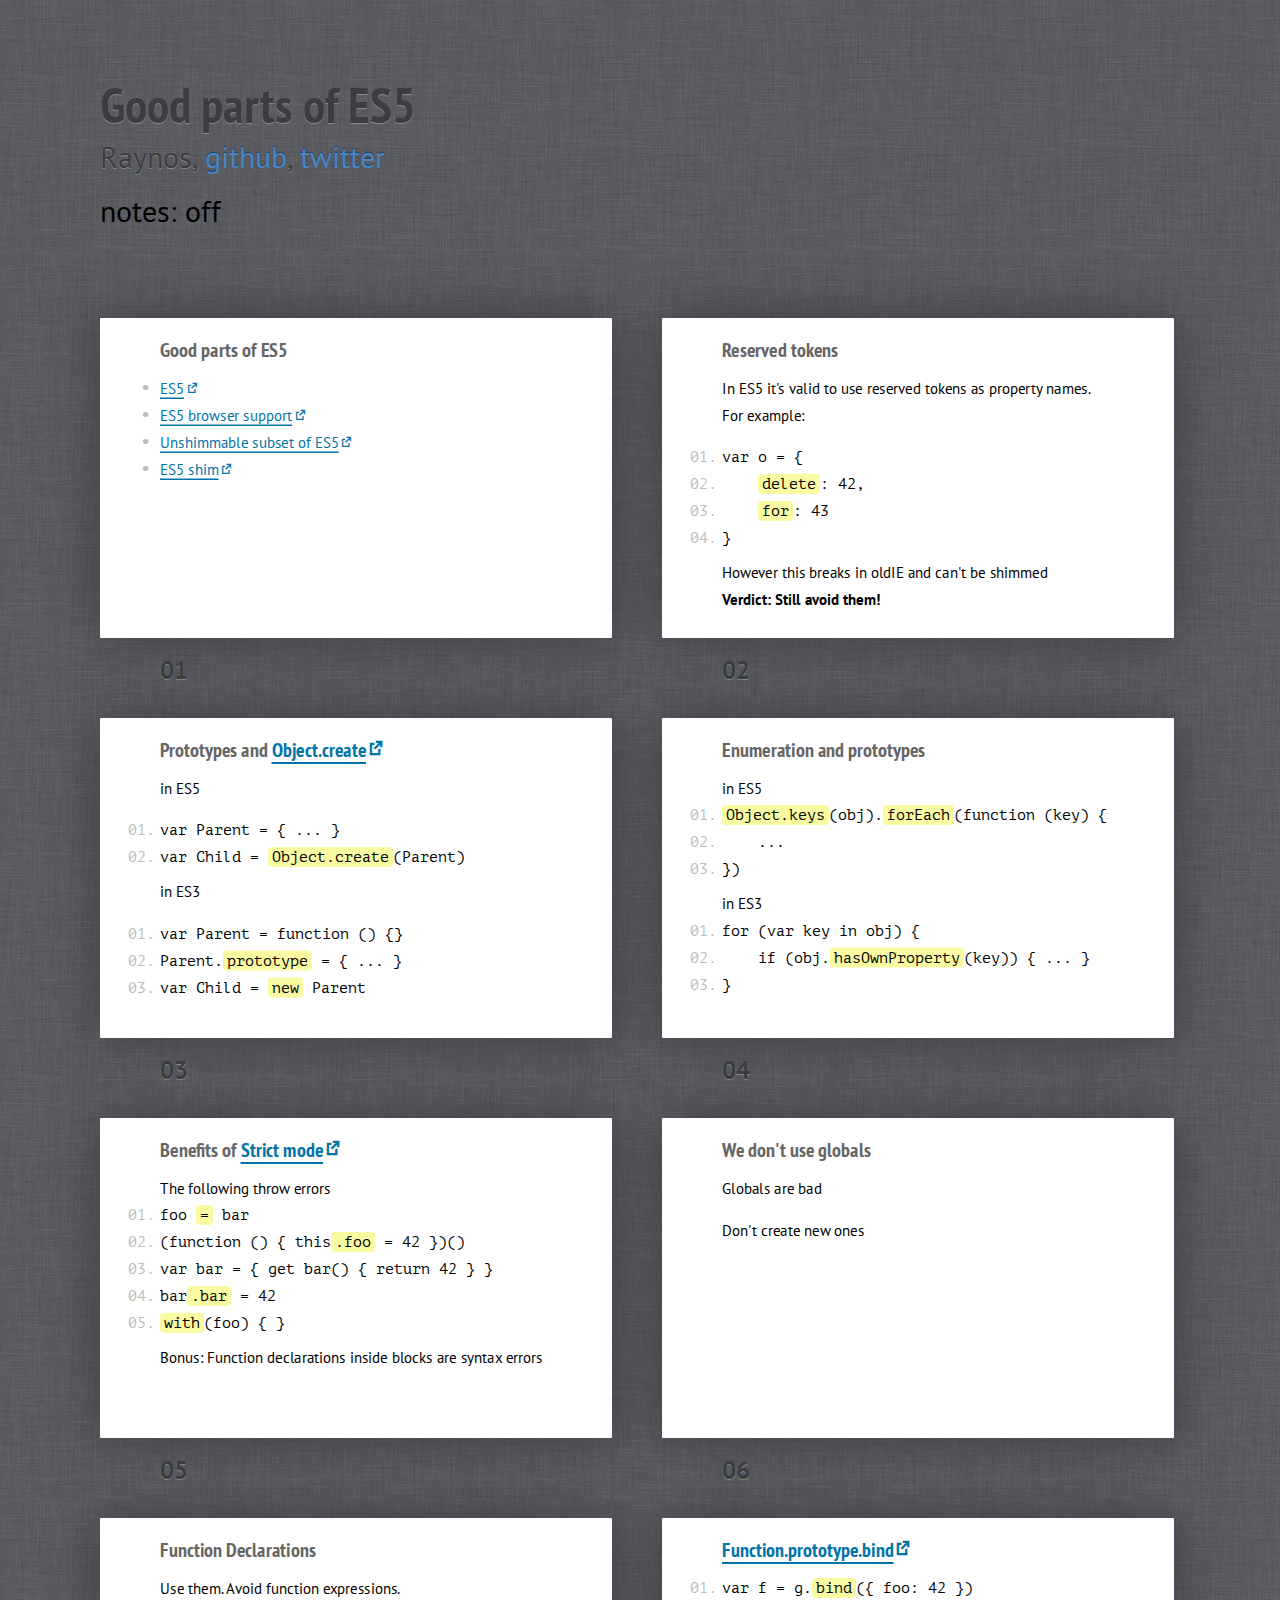
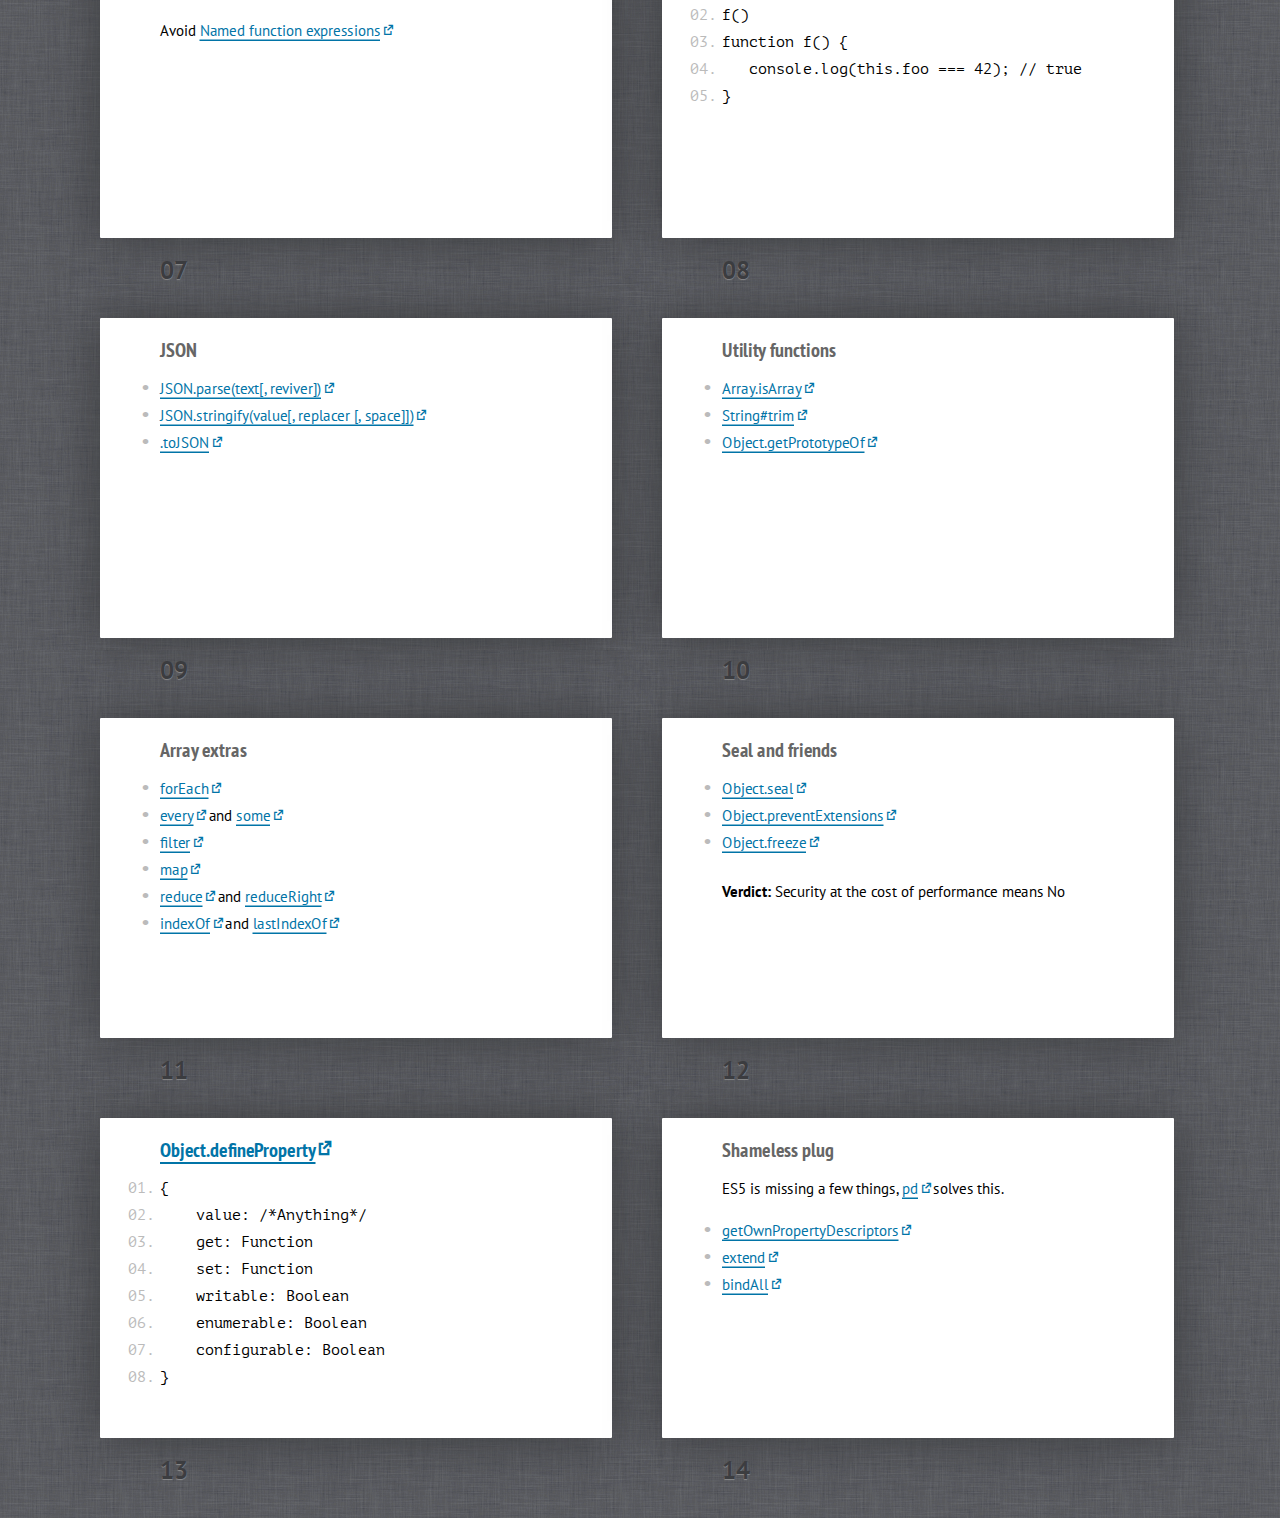
<file: shower/ES5.htm>
<!DOCTYPE HTML>
<html lang="en-US">
<head>
    <title>Good parts of ES5</title>
    <meta charset="UTF-8">
    <meta name="viewport" content="width=1274, user-scalable=no">
    <link rel="stylesheet" href="themes/ribbon/styles/style.css">
    <style>
        #Cover H2 {
            color:#FFF;
            text-align:center;
            font-size:70px;
            }
    </style>
</head>
<body class="list">
    <header class="caption">
        <h1>Good parts of ES5</h1>
        <p>Raynos, <a href="https://github.com/Raynos/">github</a>, <a href="https://twitter.com/#!/Raynos2">twitter</a></p>
    </header>
    <div id="notes-button" class="notes-button">
        notes: off
    </div>
    <div class="slide" id="OpeningSlide"><div>
        <section>
            <header>
                <h2>Good parts of ES5</h2>
            </header>
            <ul>
                <li><a href="http://es5.github.com/" target="_blank">ES5</a></li>
                <li><a href="http://kangax.github.com/es5-compat-table/" target="_blank">ES5 browser support </a></li>
                <li><a href="https://gist.github.com/1664895" target="_blank">Unshimmable subset of ES5 </a></li>
                <li><a href="https://github.com/kriskowal/es5-shim" target="_blank">ES5 shim </a></li>
            </ul>
        </section>
        <section class="hidden">
            <p> ES5 is the latest version of ECMAScript, released in 2009. Today's talk will be mostly focused on what are the good parts of ES5.

            Basically which parts of ES5 should you be using today and which parts of the older specifications (ES3) should you stop using </p>
            <p> In terms of browser support, you can check the support matrix and you will find that all modern browsers support everything but strict mode (and Function#bind for safari). 

            For legacy browsers you can use the ES5 shim which allows you to use ES5 everywhere as long as you avoid the unshimmable subset. Personally I don't include anything that's unshimmable in the good parts of ES5. Throughout the presentation, unless mentioned otherwise the ES5 features work with the shim </p>
            <p> This talk is arranged in a random order </p>
        </div>
    </div></div>
    <div class="slide" id="ReservedKeywords"><div>
        <section>
            <header>
                <h2>Reserved tokens</h2>
            </header>
            <p> In ES5 it's valid to use reserved tokens as property names. For example: </p>
            <pre>
                <code>var o = {</code>
                <code>    <mark>delete</mark>: 42,</code>
                <code>    <mark>for</mark>: 43</code>
                <code>}</code>
            </pre>
            <p> However this breaks in oldIE and can't be shimmed <br/>
            <strong> Verdict: Still avoid them! </strong>
            </p>
        </section>
        <section class="hidden">
            <p> one of the new features of ES5 is that it's valid to have property names that are reserved words or keywords. This means you no longer have to wrap access to those words in strings (foo["delete"]). </p>
            <p> This is just a nice feature to have and doesn't really change much, we could already do this before with strings and we'll continue doing it with strings because it's not shimmable. </p>
        </section>
    </div></div>
    <div class="slide" id="Prototypes"><div>
        <section>
            <header>
                <h2>Prototypes and <a href="https://developer.mozilla.org/en/JavaScript/Reference/Global_Objects/Object/create" target="_blank">Object.create</a></h2>
            </header>
            <p> in ES5 </p>
            <pre>
                <code>var Parent = { ... }</code>
                <code>var Child = <mark>Object.create</mark>(Parent)</code>
            </pre>
            <p> in ES3 </p>
            <pre>
                <code>var Parent = function () {}</code>
                <code>Parent.<mark>prototype</mark> = { ... }</code>
                <code>var Child = <mark>new</mark> Parent</code>
            </pre>
        </section>
        <section class="hidden">
            <p> One of the big advantages of using ES5 is a standard way to manipulate prototypes without having to hack it around. In ES3 we had this notion of constructor functions, the prototype property of constructor functions and the magical [[Construct]]. Which is rather confusing and ugly to say the least. </p>

            <p> with ES5 it's simple, you have objects, and you can create a new object that prototypically inherits from another object. Really simple.
            </p>

            <p> The beauty of the ES5 version is that there is no cruft, there is no junk. Look, I don't need a function, I don't need the magical behaviour of [[Construct]], I don't need the trap of forgetting to invoke new. And that's not the least of it, Has anyone noticed the bug in the ES3 code? </p>

            <p> I also won't mention how ugly and painful it is to chain multiple objects together with ES3 </p>
        </section>
    </div></div>
    <div class="slide" id="Enumeration"><div>
        <section>
            <header>
                <h2> Enumeration and prototypes </h2>
            </header>
            in ES5
            <pre>
                <code><mark>Object.keys</mark>(obj).<mark>forEach</mark>(function (key) {</code>
                <code>    ...</code>
                <code>})</code>
            </pre>
            in ES3
            <pre>
                <code>for (var key in obj) {</code>
                <code>    if (obj.<mark>hasOwnProperty</mark>(key)) { ... }</code>
                <code>}</code>
            </pre>
        </section>
        <section class="hidden">
            <p> Who can identify the trap with enumeration </p>

            <p> When doing enumeration over the properties in ES3 you would normally fall in to the trap of picking up properties from the prototype. This trap has become less common thanks to the [[Enumerable]] property </p>

            <p> Still if you were to add a property to say, Object.prototype then all enumerations over all objects would pick up that property. To avoid this we used to use Object.prototype.hasOwnProperty checks in ES3. However we now have ES5 and Object.keys so we no longer need to do this. </p>

            <p> Object.keys returns an array of all own, enumerable properties. You can then iterate over that array, it should be noted that using Object.keys is significantly faster then filtering with hasOwnProperty </p>

            <p> Itt should be noted that Object.keys has a cousin called Object.getOwnPropertyNames that does the same except returns non-enumerable properties as well </p>
        </section>
    </div></div>
    <div class="slide" id="Strict mode"><div>
        <section>
            <header>
                <h2> Benefits of <a href="https://developer.mozilla.org/en/JavaScript/Strict_mode" target="_blank">Strict mode</a></h2>
            </header>
            The following throw errors
            <pre>
                <code>foo <mark>=</mark> bar</code>
                <code>(function () { this<mark>.foo</mark> = 42 })()</code>
                <code>var bar = { get bar() { return 42 } }</code>
                <code>bar<mark>.bar</mark> = 42</code>
                <code><mark>with</mark>(foo) { }</code>
            </pre>
            <p> Bonus: Function declarations inside blocks are syntax errors </p>
        </section>
        <section class="hidden s-14">
            <p> All I have to say about strict mode is use it, seriously. There is no reason not to. </p>

            <p> It should be noted that strict mode doesn't do anything on legacy browsers. This is a non concern if you test your code on at least one browser that supports strict mode. And that's easy to do, you take that massive testing suite with 100% code coverage and run it on a modern browser like Chrome or FF. This ensures that strict mode doesn't fail on you in modern browsers, because you tested it </p>

            <p> So let's talk about some of the features of using strict mode. The trap of forgetting var disappears. Now when you forget to declare a variable, assignment fails by throwing an error instead of creating a global variable. This get's rid of the biggest source of global variable leaks </p>

            <p> the value of this inside functions is now a sensible undefined by default rather then the global scope. This means that assignment to this.foo inside constructor functions no longer creates global variables when you forget to invoke functions with new </p>

            <p> When you assign to a readonly property it knows that the value can't be changed so it throws an exception rather then silently failing </p>

            <p> with is banned and eval is limited. These are great benefits because it means that the javascript engines can be optimised due to no longer having to have special edge case mechanisms for these nasty constructs. All of these features help you debug your code and prevent errors </p>

            <p> As a bonus, if a browser follows the best practice then function declarations inside blocks like if or for become syntax errors rather then nasty undefined behaviour. Another example of error prevention </p>
        </section>
    </div></div>
    <div class="slide" id="Globals"><div>
        <section>
            <header>
                <h2> We don't use globals </h2>
            </header>
            <p> Globals are bad</p>
            <p> Don't create new ones </p>
        </section>
        <section class="hidden">
            <p> A quick aside on global variables in JavaScript, you don't need them. Seriously. </p>
            <p> It's possible to design your applications, and infrastructure libraries to not use any global variables with the aid of magic and closures </p>
        </section>
    </div></div>
    <div class="slide" id="Functions"><div>
        <section>
            <header>
                <h2> Function Declarations </h2>
            </header>
            <p> Use them. Avoid function expressions.
            <p> Avoid <a href="http://kangax.github.com/nfe/" target="_blank"> Named function expressions </a></p>
        </section>
        <section class="hidden">
            <p> A quick aside on functions. You should always favour function declarations over function expressions. </p>

            <p> There are two reasons for this. When you use a function expression (not a NFE), the function doesn't have a name which hurts readability and hurts debugging. Stacktraces print the name of a function, if there is no name then stacktraces are not readable. Also adding a name to a function is a great oppurtunity to document what it is doing. This is basically writing literate code. You could use NFE for this purpose but those are buggy in oldIE so I favour using function declarations </p>

            <p> Avoiding writing function expressions inline also helps you avoid nesting of your functions. Personally I like to limit my nesting to 3 indents, which is difficult if your using functions expressions everywhere </p>
        </section>
    </div></div>
    <div class="slide" id="bind"><div>
        <section>
            <header>
                <h2><a href="https://developer.mozilla.org/en/JavaScript/Reference/Global_Objects/Function/bind" target="_blank">Function.prototype.bind</a></h2>
            </header>
            <pre>
                <code>var f = g.<mark>bind</mark>({ foo: 42 })</code>
                <code>f()</code>
                <code>function f() {</code>
                <code>   console.log(this.foo === 42); // true</code>
                <code>}</code>
            </pre>
        </section>
        <section class="hidden">
            <p> Function.prototype.bind is a method used to hard bind the thisContext of a function to a particular object. It returns a new function </p>

            <p> This is a great feature (however it isn't implemented in Saf 5.1) that allows you to inject state into a function by creating a new function which has the state bound to the this variable inside it </p>

            <p> this makes a good alternative to closures for storing state. Generally there are three ways to store state across multiple functions, store it in closures, store it in this or store it in the first parameter </p>

            <p> Personally I recommend favouring this over closures wherever possible and using bind for this purpose. The reasons to avoid closures are that they require local functions (which increases indentation) and that they can be an easy source of memory leaks. </p>
        </section>
    </div></div>
    <div class="slide" id="JSON"><div>
        <section>
            <header>
                <h2> JSON </h2>
            </header>
            <ul>
                <li><a href="https://developer.mozilla.org/en/JavaScript/Reference/Global_Objects/JSON/parse" target="_blank"> JSON.parse(text[, reviver]) </a></li>
                <li><a href="https://developer.mozilla.org/en/JavaScript/Reference/Global_Objects/JSON/stringify" target="_blank"> JSON.stringify(value[, replacer [, space]]) </a></li>
                <li><a href="https://developer.mozilla.org/en/JavaScript/Reference/Global_Objects/JSON/stringify#toJSON_behavior" target="_blank"> .toJSON </a></li>
        </section>
        <section class="hidden">
            <p> JSON works natively as of ES5. </p>

            <p> Some features of JSON that are relatively unknown are the optional parameters. For example parse accepts reviver parameter that allows you to ignore certain properties or alter properties in the parsing process. </p>

            <p> stringify has a replacer optional parameter which allows you to replace or alter values when stringifying. Alternatively rather then passing a replacer function you can pass an array which acts as a whitelist. Only the properties within the array will be stringified. </p>

            <p> JSON.stringify also has an optional space parameter which allows you to pass in a space string to be used for human printing. You can basically pass in a string consisting of 2 or 4 spaces so that the JSON that is stringified is human readable </p>

            <p> JSON.stringify also checks for the .toJSON property on the input, if it exists and is a function then it will call that method and stringify the result </p>
        </section>
    </div></div>
    <div class="slide" id="Miscelanious"><div>
        <section>
            <header>
                <h2> Utility functions </h2>
            </header>
            <ul>
                <li><a href="https://developer.mozilla.org/en/JavaScript/Reference/Global_Objects/Array/isArray" target="_blank"> Array.isArray </a></li>
                <li><a href="https://developer.mozilla.org/en/JavaScript/Reference/Global_Objects/String/Trim" target="_blank"> String#trim </a></li>
                <li><a href="https://developer.mozilla.org/en/JavaScript/Reference/Global_Objects/Object/GetPrototypeOf" target="_blank"> Object.getPrototypeOf </a></li>
            </ul>
        </section>
        <section class="hidden">
            <p> ES5 has added a few utility functions to the mix </p>

            <p> These are just useful things that have been standardized, They speak for themself, Array.isArray tells you whether something is an array, String.prototype.trim trims the whitespace of a string and Object.getPrototypeOf returns the [[Prototype]] value </p>
        </section>
    </div></div>
    <div class="slide" id="array"><div>
        <section>
            <header>
                <h2>Array extras</h2>
            </header>
            <ul>
                <li><a href="https://developer.mozilla.org/en/JavaScript/Reference/Global_Objects/Array/forEach" target="_blank">forEach</a></li>
                <li><a href="https://developer.mozilla.org/en/JavaScript/Reference/Global_Objects/Array/every" target="_blank">every</a> and <a href="https://developer.mozilla.org/en/JavaScript/Reference/Global_Objects/Array/some" target="_blank">some</a></li>
                <li><a href="https://developer.mozilla.org/en/JavaScript/Reference/Global_Objects/Array/filter" target="_blank">filter</a></li>
                <li><a href="https://developer.mozilla.org/en/JavaScript/Reference/Global_Objects/Array/map" target="_blank">map</a></li>
                <li><a href="https://developer.mozilla.org/en/JavaScript/Reference/Global_Objects/Array/reduce" target="_blank">reduce</a> and <a href="https://developer.mozilla.org/en/JavaScript/Reference/Global_Objects/Array/reduceRight" target="_blank">reduceRight</a></li>
                <li><a href="https://developer.mozilla.org/en/JavaScript/Reference/Global_Objects/Array/indexOf" target="_blank">indexOf</a> and <a href="https://developer.mozilla.org/en/JavaScript/Reference/Global_Objects/Array/lastIndexOf" target="_blank">lastIndexOf</a></li>
            </ul>
        </section>
        <section class="hidden">
            <p> ES5 introduces a set of iteration methods on arrays. These are incredibly useful for doing functional style programming </p>

            <p> forEach runs an iterator function for every element in the array. This is a useful feature because it creates a unique scope for each member of the array </p>

            <p> every and some return a boolean if you return true for every value or true for some values in the array. These are useful for early termination and for determining whether a condition holds for every or some value </p>

            <p> filter returns an array with the filtered values only. </p>

            <p> Map returns a new array of the mapped values. It takes an iterator that a new value </p>

            <p> reduce and reduceRight reduce the array to a single value </p>

            <p> indexOf and lastIndexOf return the index of the element in the array </p>
        </section>
    </div></div>
    <div class="slide" id="seal"><div>
        <section>
            <header>
                <h2> Seal and friends </h2>
            </header>
            <ul>
                <li><a href="https://developer.mozilla.org/en/JavaScript/Reference/Global_Objects/Object/seal" target="_blank">Object.seal</a></li>
                <li><a href="https://developer.mozilla.org/en/JavaScript/Reference/Global_Objects/Object/preventExtensions" target="_blank">Object.preventExtensions</a></li>
                <li><a href="https://developer.mozilla.org/en/JavaScript/Reference/Global_Objects/Object/freeze" target="_blank">Object.freeze</a></li>
            </ul>
            <p><strong>Verdict:</strong> Security at the cost of performance means No </p>
        </section>
        <section class="hidden">
            <p> Seal, preventExtension and freeze take your dynamic javascript and make it not dynamic. They make objects static and prevent things from happening </p>

            <p> arguably it makes your javascript more secure and you can make more static assertions about what's happening, but that's not really a feature we want from JavaScript </p>

            <p> These functions have significant performance penalties currently and should be avoided. Just like abusing closures for private state has significant performance penalties and should be avoided. I always recommend you favour performance over fake security </p>
        </section>
    </div></div>
    <div class="slide" id="propertyDescriptors"><div>
        <section>
            <header>
                <h2><a href="https://developer.mozilla.org/en/JavaScript/Reference/Global_Objects/Object/defineProperty" target="_blank">Object.defineProperty</a></h2>
            </header>
            <pre>
                <code>{</code>
                <code>    value: /*Anything*/</code>
                <code>    get: Function</code>
                <code>    set: Function</code>
                <code>    writable: Boolean</code>
                <code>    enumerable: Boolean</code>
                <code>    configurable: Boolean</code>
                <code>}</code>
            </pre>
        </section>
        <section class="hidden">
            <p> Property descriptors allow you to define new properties on objects with meta data attached </p>

            <p> There are three boolean flags that default to false, writable means is it writable, enumerable means does enumeration (for in loops) catch the property and configurable means are you allowed to delete it </p>

            <p> property descriptors allow you to either give the property a value or allow you to get a get and optionally set functions. The latter allows you to run custom getter and setter logic for properties which is pretty cool </p>

            <p> It should be noted shimming getter/setters in oldIE is difficult to say the least </p>
        </section>
    </div></div>
    <div class="slide" id="pd"><div>
        <section>
            <header>
                <h2>Shameless plug</h2>
            </header>
            <p> ES5 is missing a few things, <a href="https://github.com/Raynos/pd" target="_blank">pd</a> solves this. </p>
            <ul>
                <li><a href="https://github.com/Raynos/pd#pd" target="_blank">getOwnPropertyDescriptors</a></li>
                <li><a href="https://github.com/Raynos/pd#pd.extend" target="_blank">extend</a></li>
                <li><a href="https://github.com/Raynos/pd#pd.bindAll" target="_blank">bindAll</a></li>
            </ul>
        </section>
        <section class="hidden">
            <p>There are three functions I find missing from ES5 </p>

            <p>The first is a way to get all property descriptors of an object, this allows you to easily use the second parameter of Object.create </p>

            <p>The second is the extend function, this similar to underscore.extend or $.extend, it basically extends the first parameter with the other parameters </p>

            <p>The bindAll trick. bindAll calls extend on the arguments and then binds all methods to the object, this allows you to pass references to the methods around without losing thisContext, this is gold when storing state across multiple functions</p>
        </section>
    </div></div>
    <div class="progress"><div></div></div>
    <script src="scripts/script.js"></script>
    <!-- Copyright © 2010–2011 Vadim Makeev, http://pepelsbey.net/ -->
</body>
</html>
</file>
<file: shower/themes/ribbon/styles/style.css>
/*
	Ribbon theme for Shower presentation template: http://github.com/pepelsbey/shower
	Copyright © 2010–2011 Vadim Makeev, http://pepelsbey.net/
	Licensed under MIT license: https://github.com/pepelsbey/shower/wiki/License
*/

@import url(fonts.css);
@import url(reset.css);

BODY {
	font:30px/1.8 'PT Sans', sans-serif;
	counter-reset:paging;
	}

.full .notes-button {
	position: absolute;
	bottom: 35px;
	right: 30px;
	z-index: 99;
	}
.notes-button:hover {
	cursor: pointer;
}

.hidden {
	display: none;
	font-size: 20px;
}

/* Slide
---------------------------------------- */
.slide:after {
	counter-increment:paging;
	content:counter(paging, decimal-leading-zero);
	}
.slide SECTION {
	padding:40px 120px 0;
	width:784px;
	height:600px;
	background:#FFF;
	color:#000;
	}
	.slide SECTION:before {
		position:absolute;
		top:0;
		right:120px;
		width:40px;
		height:120px;
		content:'';
		}
/* Header */
.slide HEADER {
	margin:0 0 28px;
	color:#666;
	font:bold 40px/1.13 'PT Sans Narrow', sans-serif;
	}

/* Elements */
.slide P {
	margin:0 0 1em;
	}
.slide P.note {
	color:#888;
	}
.slide A {
	border-bottom:0.1em solid;
	color:#0174A7;
	text-decoration:none;
	}
.slide A[target=_blank] {
	margin-right:22px;
	}
.slide A[target=_blank]:after {
	position:absolute;
	margin-left:7px;
	font-family:'Target Blank';
	content:'\005E';
	}
.slide B,
.slide STRONG {
	font-weight:bold;
	}
.slide I,
.slide EM {
	font-style:italic;
	}
.slide KBD,
.slide CODE {
	padding:3px 8px;
	-webkit-border-radius:8px;
	-moz-border-radius:8px;
	border-radius:8px;
	background:#FAFAA2;
	-webkit-tab-size:4;
	-moz-tab-size:4;
	-o-tab-size:4;
	tab-size:4;
	font-family:'PT Mono', monospace;
	}

/* Quote */
.slide BLOCKQUOTE {
	font-style:italic;
	}
.slide BLOCKQUOTE:before {
	position:absolute;
	margin:-15px 0 0 -80px;
	color:#CCC;
	font:200px/1 'PT Sans', sans-serif;
	content:'\201C'; /* ldquo */
	}
.slide BLOCKQUOTE:after {
	margin:-45px 0 45px;
	display:block;
	color:#444;
	font-weight:bold;
	content:attr(cite);
	}

/* Lists */
.slide OL,
.slide UL {
	margin:0 0 45px;
	counter-reset:list;
	}
	.slide UL UL,
	.slide OL UL,
	.slide OL OL,
	.slide UL OL {
		margin:0 0 0 38px;
		}
	.slide OL > LI:before,
	.slide UL > LI:before {
		position:absolute;
		margin-left:-120px;
		width:100px;
		color:#BBB;
		text-align:right;
		}
	.slide UL > LI:before {
		content:'\2022'; /* bull */
		line-height:1.1;
		font-size:40px;
		}
	.slide OL > LI:before {
		counter-increment:list;
		content:counter(list)'.';
		}

/* Code */
.slide PRE {
	margin:0 0 15px;
	counter-reset:code;
	white-space:normal;
	}

	.s-12 {
		font-size: 12px;
		}
	.s-14 {
		font-size: 14px;
		}
	.s-10 {
		font-size: 10px;
		}
	.s-16 {
		font-size: 16px;
		}
	.s-18 {
		font-size: 18px;
		}
	.slide PRE CODE {
		display:block;
		padding:0;
		background:none;
		white-space:pre;
		}
	.slide PRE CODE:before {
		position:absolute;
		margin:0 0 0 -120px;
		width:110px;
		color:#BBB;
		text-align:right;
		counter-increment:code;
		content:counter(code, decimal-leading-zero)'.';
		}
	.slide PRE MARK {
		padding:3px 8px;
		-webkit-border-radius:8px;
		-moz-border-radius:8px;
		border-radius:8px;
		}
	.slide PRE MARK {
		background:#FAFAA2;
		color:#000;
		font-style:normal;
		}
	.slide PRE MARK.important {
		background:#C00;
		color:#FFF;
		font-weight:normal;
		}

/* Background */
.slide.bg SECTION {
	background:transparent;
	}
	.slide.bg SECTION:before {
		display:none;
		}
.slide.bg IMG {
	position:absolute;
	top:0;
	left:0;
	z-index:-1;
	width:100%;
	}

/* Shout */
.slide.shout SECTION:before {
	display:none;
	}
.slide.shout H2 {
	position:absolute;
	top:50%;
	left:0;
	width:100%;
	text-align:center;
	line-height:1;
	font-size:150px;
	-webkit-transform:translateY(-50%);
	-moz-transform:translateY(-50%);
	-ms-transform:translateY(-50%);
	-o-transform:translateY(-50%);
	transform:translateY(-50%);
	}
	.slide.shout H2 A[target=_blank] {
		margin:0;
		}
		.slide.shout H2 A[target=_blank]:after {
			content:'';
			}

/* Middle */
.middle {
	position:absolute;
	top:50%;
	left:50%;
	-webkit-transform:translate(-50%, -50%);
	-moz-transform:translate(-50%, -50%);
	-ms-transform:translate(-50%, -50%);
	-o-transform:translate(-50%, -50%);
	transform:translate(-50%, -50%);
	}

/* List
---------------------------------------- */
.list {
	float:left;
	padding:80px 0 80px 100px;
	background:#585A5E url(../images/linen.png);
	}

/* Caption */
.list .caption {
	color:#3C3D40;
	text-shadow:0 1px 1px #8D8E90;
	}
	.list .caption H1 {
		font:bold 50px/1 'PT Sans Narrow', sans-serif;
		}
	.list .caption A {
		color:#4B86C2;
		text-shadow:0 -1px 1px #1F3F60;
		text-decoration:none;
		}
	.list .caption A:hover {
		color:#5ca4ed;
		}

/* Slide */
.list .slide {
	position:relative;
	float:left;
	margin:0 50px 0 0;
	padding:80px 0 0;
	}
	.list .slide:after {
		position:absolute;
		bottom:-45px;
		left:60px;
		color:#3C3D40;
		text-shadow:0 1px 1px #8D8E90;
		line-height:1;
		font-weight:bold;
		font-size:25px;
		}
	.list .slide:target:after {
		text-shadow:0 -1px 1px #1F3F60;
		color:#4B86C2;
		}
	.list .slide > DIV {
		position:relative;
		overflow:hidden;
		width:512px;
		height:320px;
		box-shadow:0 0 50px #3C3D40;
		border-radius:1px;
		background:rgba(0, 0, 0, 0.3);
		}
	.list .slide > DIV:hover {
		box-shadow:
			0 0 0 10px rgba(60, 61, 64, 0.6),
			0 0 50px #3C3D40;
		}
	.list .slide:target > DIV {
		box-shadow:
			0 0 0 1px #305F8D,
			0 0 0 10px #3C7CBD,
			0 0 50px #3C3D40;
		}
	.list .slide SECTION {
		-webkit-transform-origin:0 0;
		-webkit-transform:scale(0.5);
		-moz-transform-origin:0 0;
		-moz-transform:scale(0.5);
		-ms-transform-origin:0 0;
		-ms-transform:scale(0.5);
		-o-transform-origin:0 0;
		-o-transform:scale(0.5);
		transform-origin:0 0;
		transform:scale(0.5);
		}
		.list .slide SECTION:after {
			position:absolute;
			top:0;
			right:0;
			bottom:0;
			left:0;
			content:'';
			}

/* Small */
@media all and (max-width:1274px) {
	.list .slide:after {
		left:30px;
		}
	.list .slide > DIV {
		width:256px;
		height:160px;
		}
	.list .slide SECTION {
		-webkit-transform:scale(0.25);
		-moz-transform:scale(0.25);
		-ms-transform:scale(0.25);
		-o-transform:scale(0.25);
		transform:scale(0.25);
		}
	}

/* Full
---------------------------------------- */
.full {
	position:absolute;
	top:50%;
	left:50%;
	overflow:hidden;
	margin:-320px 0 0 -512px;
	width:1024px;
	height:640px;
	background:#000;
	}
	.full .caption {
		display:none;
		}
	.full .slide {
		position:absolute;
		visibility:hidden;
		}
		.full .slide:target {
			visibility:visible;
			}
		.full .slide:after {
			position:absolute;
			bottom:15px;
			left:15px;
			color:#BBB;
			line-height:1;
			}
		.full .slide SECTION {
			-webkit-transform:scale(1);
			-moz-transform:scale(1);
			-ms-transform:scale(1);
			-o-transform:scale(1);
			transform:scale(1);
			}
		.full .slide.bg {
			z-index:1;
			}
			.full .slide.bg:after,
			.full .slide.shout:after {
				content:'';
				}

/* Inner Navigation */
.full .inner > * {
	opacity:0;
	}
.full .inner > .active {
	opacity:1;
	-webkit-transition:opacity 0.5s linear;
	-moz-transition:opacity 0.5s linear;
	-ms-transition:opacity 0.5s linear;
	-o-transition:opacity 0.5s linear;
	transition:opacity 0.5s linear;
	}

/* Progress */
.full .progress {
	position:absolute;
	right:118px;
	bottom:19px;
	left:118px;
	border-radius:7px;
	border:2px solid rgba(255, 255, 255, 0.2);
	}
	.full .progress DIV {
		width:0;
		height:10px;
		border-radius:5px;
		background:rgba(177, 177, 177, 0.4);
		-webkit-transition:width 0.2s linear;
		-moz-transition:width 0.2s linear;
		-ms-transition:width 0.2s linear;
		-o-transition:width 0.2s linear;
		transition:width 0.2s linear;
		}
.full .progress-off {
	z-index:1;
	}
</file>
